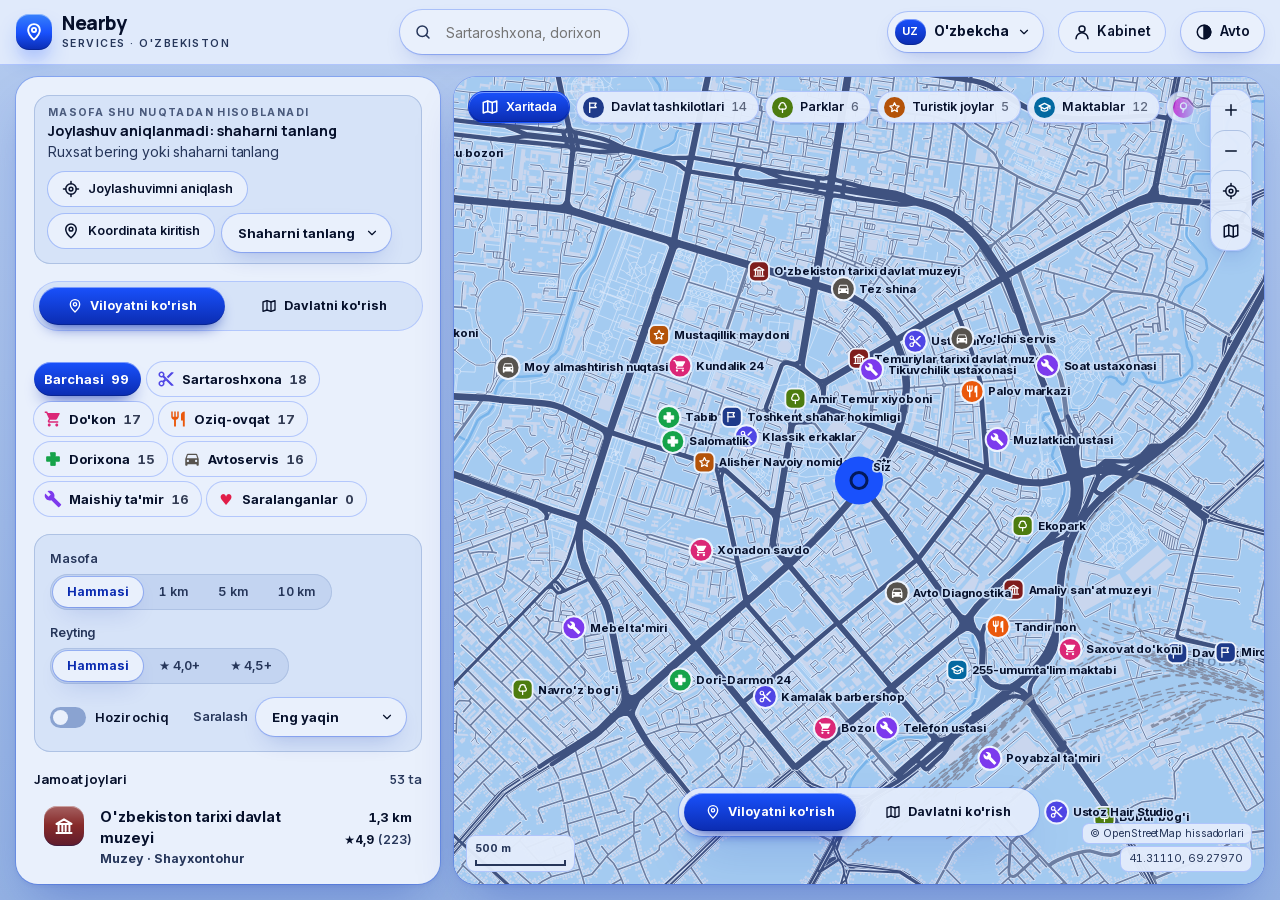
<file: index.html>
<!doctype html>
<html lang="uz">
<head>
<meta charset="utf-8">
<meta name="viewport" content="width=device-width, initial-scale=1, viewport-fit=cover">
<title>Nearby Services</title>
<meta name="description" content="Yaqin atrofdagi xizmatlar va jamoat joylari xaritasi: Toshkent va butun O'zbekiston bo'yicha 1211 ta xizmat. Toifa, masofa va reyting bo'yicha qidiring.">
<meta name="theme-color" content="#1951fc">
<meta name="color-scheme" content="light dark">
<meta property="og:type" content="website">
<meta property="og:title" content="Nearby Services">
<meta property="og:description" content="Yaqin atrofdagi xizmatlar va jamoat joylari bitta xaritada.">
<meta name="twitter:card" content="summary">
<link rel="icon" href="favicon.svg" type="image/svg+xml">
<link rel="manifest" href="manifest.webmanifest">
<style>:root{color-scheme:light;box-sizing:border-box;padding-top:env(safe-area-inset-top,0px);padding-bottom:env(safe-area-inset-bottom,0px)}html{scroll-padding-top:env(safe-area-inset-top,0px)}body{margin:0;padding:0;font:14px -apple-system,BlinkMacSystemFont,sans-serif;background:#fff;color:#000}img{max-width:100%}[hidden]:not([hidden=until-found i]){display:none!important}</style>
<link rel="preload" href="fonts/inter-latin-3.woff2" as="font" type="font/woff2" crossorigin>
<link rel="stylesheet" href="fonts/fonts.css">
<link rel="stylesheet" href="css/style.css?v=1.0.68">
</head>
<body>
<noscript><p style="padding:24px;font:16px system-ui">Bu sayt ishlashi uchun JavaScript yoqilgan bo'lishi kerak.</p></noscript>

<svg width="0" height="0" style="position:absolute" aria-hidden="true">
  <!-- Xizmat belgilari: to'ldirilgan siluetlar (Material Icons uslubida) — kichik o'lchamda ham real narsaga o'xshab tanilsin -->
  <symbol id="ic-barber" viewBox="0 0 24 24"><path fill="currentColor" stroke="none" d="M9.64 7.64c.23-.5.36-1.05.36-1.64 0-2.21-1.79-4-4-4S2 3.79 2 6s1.79 4 4 4c.59 0 1.14-.13 1.64-.36L10 12l-2.36 2.36C7.14 14.13 6.59 14 6 14c-2.21 0-4 1.79-4 4s1.79 4 4 4 4-1.79 4-4c0-.59-.13-1.14-.36-1.64L12 14l7 7h3v-1L9.64 7.64zM6 8c-1.1 0-2-.89-2-2s.9-2 2-2 2 .89 2 2-.9 2-2 2zm0 12c-1.1 0-2-.89-2-2s.9-2 2-2 2 .89 2 2-.9 2-2 2zm6-7.5c-.28 0-.5-.22-.5-.5s.22-.5.5-.5.5.22.5.5-.22.5-.5.5zM19 3l-6 6 2 2 7-7V3z"/></symbol>
  <symbol id="ic-shop" viewBox="0 0 24 24"><path fill="currentColor" stroke="none" d="M7 18c-1.1 0-1.99.9-1.99 2S5.9 22 7 22s2-.9 2-2-.9-2-2-2zM1 2v2h2l3.6 7.59-1.35 2.45c-.16.28-.25.61-.25.96 0 1.1.9 2 2 2h12v-2H7.42c-.14 0-.25-.11-.25-.25l.03-.12.9-1.63h7.45c.75 0 1.41-.41 1.75-1.03l3.58-6.49A1 1 0 0 0 20 4H5.21l-.94-2H1zm16 16c-1.1 0-1.99.9-1.99 2s.89 2 1.99 2 2-.9 2-2-.9-2-2-2z"/></symbol>
  <symbol id="ic-food" viewBox="0 0 24 24"><path fill="currentColor" stroke="none" d="M11 9H9V2H7v7H5V2H3v7c0 2.12 1.66 3.84 3.75 3.97V22h2.5v-9.03C11.34 12.84 13 11.12 13 9V2h-2v7zm5-3v8h2.5v8H21V2c-2.76 0-5 2.24-5 4z"/></symbol>
  <symbol id="ic-pharm" viewBox="0 0 24 24"><path d="M9 3.5h6v5.5h5.5v6H15v5.5H9V15H3.5V9H9z" fill="currentColor" stroke-width="1.2" stroke-linejoin="round"/></symbol>
  <symbol id="ic-auto" viewBox="0 0 24 24"><path fill="currentColor" stroke="none" d="M18.92 6.01C18.72 5.42 18.16 5 17.5 5h-11c-.66 0-1.21.42-1.42 1.01L3 12v8c0 .55.45 1 1 1h1c.55 0 1-.45 1-1v-1h12v1c0 .55.45 1 1 1h1c.55 0 1-.45 1-1v-8l-2.08-5.99zM6.5 16c-.83 0-1.5-.67-1.5-1.5S5.67 13 6.5 13s1.5.67 1.5 1.5S7.33 16 6.5 16zm11 0c-.83 0-1.5-.67-1.5-1.5s.67-1.5 1.5-1.5 1.5.67 1.5 1.5-.67 1.5-1.5 1.5zM5 11l1.5-4.5h11L19 11H5z"/></symbol>
  <symbol id="ic-repair" viewBox="0 0 24 24"><path fill="currentColor" stroke="none" d="M22.7 19l-9.1-9.1c.9-2.3.4-5-1.5-6.9-2-2-5-2.4-7.4-1.3L9 6 6 9 1.6 4.7C.4 7.1.9 10.1 2.9 12.1c1.9 1.9 4.6 2.4 6.9 1.5l9.1 9.1c.4.4 1 .4 1.4 0l2.3-2.3c.5-.4.5-1.1.1-1.4z"/></symbol>
  <symbol id="ic-gov" viewBox="0 0 24 24"><path d="M5 21V3.5"/><path d="M5 4h12l-2.5 4L17 12H5"/></symbol>
  <symbol id="ic-museum" viewBox="0 0 24 24"><path d="M3 9.5 12 4l9 5.5z"/><path d="M5.5 10v8M10 10v8M14 10v8M18.5 10v8M3 20.5h18"/></symbol>
  <symbol id="ic-park" viewBox="0 0 24 24"><path d="M12 21v-6"/><path d="M12 3a5 5 0 0 0-5 5 4 4 0 0 0 .5 7h9a4 4 0 0 0 .5-7 5 5 0 0 0-5-5z"/></symbol>
  <symbol id="ic-tour" viewBox="0 0 24 24"><path d="m12 3.2 2.6 5.5 6 .8-4.4 4.1 1.1 5.9L12 16.6l-5.3 2.9 1.1-5.9-4.4-4.1 6-.8z"/></symbol>
  <symbol id="ic-school" viewBox="0 0 24 24"><path d="M2 9.5 12 4.5l10 5-10 5z"/><path d="M6 11.5v5c3.5 2.4 8.5 2.4 12 0v-5M22 9.5v5"/></symbol>
  <symbol id="ic-kinder" viewBox="0 0 24 24"><circle cx="12" cy="9" r="5.5"/><path d="M12 14.5 11 16.5h2l-1-2M12 16.5c0 2-1.8 2.7-1 4.5"/></symbol>
  <symbol id="ic-airport" viewBox="0 0 24 24"><path d="M21 15.5v-2l-8-5V4a1.5 1.5 0 0 0-3 0v4.5l-8 5v2l8-2.5v4.5l-2 1.5v1.5l3.5-1 3.5 1V19l-2-1.5V13z" transform="translate(.5 0)"/></symbol>
  <symbol id="ic-search" viewBox="0 0 24 24"><circle cx="11" cy="11" r="7"/><path d="m20 20-3.5-3.5"/></symbol>
  <symbol id="ic-pin" viewBox="0 0 24 24"><path d="M12 21s-7-6.1-7-11.5a7 7 0 0 1 14 0C19 14.9 12 21 12 21z"/><circle cx="12" cy="9.5" r="2.5"/></symbol>
  <symbol id="ic-locate" viewBox="0 0 24 24"><circle cx="12" cy="12" r="7"/><circle cx="12" cy="12" r="2.5"/><path d="M12 2v3M12 19v3M2 12h3M19 12h3"/></symbol>
  <symbol id="ic-plus" viewBox="0 0 24 24"><path d="M12 5v14M5 12h14"/></symbol>
  <symbol id="ic-minus" viewBox="0 0 24 24"><path d="M5 12h14"/></symbol>
  <symbol id="ic-back" viewBox="0 0 24 24"><path d="M15 18l-6-6 6-6"/></symbol>
  <symbol id="ic-phone" viewBox="0 0 24 24"><path d="M5 4h4l2 5-2.5 1.5a11 11 0 0 0 5 5L15 13l5 2v4a2 2 0 0 1-2 2A16 16 0 0 1 3 6a2 2 0 0 1 2-2"/></symbol>
  <symbol id="ic-copy" viewBox="0 0 24 24"><rect x="9" y="9" width="12" height="12" rx="2"/><path d="M5 15H4a1 1 0 0 1-1-1V4a1 1 0 0 1 1-1h10a1 1 0 0 1 1 1v1"/></symbol>
  <symbol id="ic-clock" viewBox="0 0 24 24"><circle cx="12" cy="12" r="9"/><path d="M12 7v5l3 2"/></symbol>
  <symbol id="ic-route" viewBox="0 0 24 24"><circle cx="6" cy="18" r="2.5"/><circle cx="18" cy="6" r="2.5"/><path d="M8.5 18H15a3 3 0 0 0 0-6H9a3 3 0 0 1 0-6h6.5"/></symbol>
  <symbol id="ic-star" viewBox="0 0 24 24"><path d="m12 3.2 2.6 5.5 6 .8-4.4 4.1 1.1 5.9L12 16.6l-5.3 2.9 1.1-5.9-4.4-4.1 6-.8z"/></symbol>
  <symbol id="ic-close" viewBox="0 0 24 24"><path d="M6 6l12 12M18 6 6 18"/></symbol>
  <symbol id="ic-map" viewBox="0 0 24 24"><path d="M9 4 3 6v14l6-2 6 2 6-2V4l-6 2z"/><path d="M9 4v14M15 6v14"/></symbol>
  <symbol id="ic-sun" viewBox="0 0 24 24"><circle cx="12" cy="12" r="4"/><path d="M12 2v2M12 20v2M4.9 4.9l1.4 1.4M17.7 17.7l1.4 1.4M2 12h2M20 12h2M4.9 19.1l1.4-1.4M17.7 6.3l1.4-1.4"/></symbol>
  <symbol id="ic-moon" viewBox="0 0 24 24"><path d="M20.5 14.5A8.5 8.5 0 1 1 9.5 3.5a7 7 0 0 0 11 11z"/></symbol>
  <symbol id="ic-theme-auto" viewBox="0 0 24 24"><circle cx="12" cy="12" r="9"/><path d="M12 3a9 9 0 0 1 0 18z" fill="currentColor"/></symbol>
  <symbol id="ic-building" viewBox="0 0 24 24"><rect x="5" y="3" width="14" height="18" rx="1"/><path d="M9 7h2M13 7h2M9 11h2M13 11h2M10 21v-4h4v4"/></symbol>
</svg>

<header class="top">
  <div class="brand">
    <span class="mk"><svg class="i"><use href="#ic-pin"/></svg></span>
    <span><b>Nearby</b><small>Services · O&#39;zbekiston</small></span>
  </div>
  <div class="search">
    <svg class="i"><use href="#ic-search"/></svg>
    <input id="q" type="search" autocomplete="off" placeholder="Sartaroshxona, dorixona, muzey yoki tuman nomi…" aria-label="Xizmat qidirish">
  </div>
  <span class="spacer"></span>
  <div class="lang" id="langBox">
    <button type="button" class="langbtn" id="langBtn" aria-haspopup="listbox" aria-expanded="false" aria-label="Til / Language"><span class="lc" id="langCode">UZ</span><span class="lname" id="langName">O'zbekcha</span><svg class="i" viewBox="0 0 24 24"><path d="M6 9l6 6 6-6"/></svg></button>
    <ul class="langmenu" id="langMenu" role="listbox" aria-label="Til / Language" hidden></ul>
    <select id="langSel" class="langsel" tabindex="-1" aria-hidden="true" aria-label="Til / Language"><option value="uz">O'zbekcha</option><option value="en">English</option><option value="ru">Русский</option><option value="fr">Français</option><option value="de">Deutsch</option></select>
  </div>
  <button class="btn" id="themeBtn" type="button" aria-label="Ko'rinish rejimi"></button>
</header>

<main class="app">
  <aside class="panel" id="panel">
    <section class="view" id="viewList">
      <div id="originBar"></div>
      <div class="scope sw" id="panelScope" data-pos="0" role="group" aria-label="Ko'rinish hududi">
      <i class="sthumb" aria-hidden="true"></i>
      <button type="button" data-act="scope-local" aria-pressed="true"><svg class="i"><use href="#ic-pin"/></svg><span class="sl"><b>Viloyatni ko'rish</b></span></button>
      <button type="button" data-act="scope-country" aria-pressed="false"><svg class="i"><use href="#ic-map"/></svg><span class="sl"><b>Davlatni ko'rish</b></span></button></div>
      <div id="regionBar"></div>
      <div class="cats" id="cats" aria-label="Xizmat turlari"></div>
      <div class="filters">
        <div class="fstack"><span class="flabel">Masofa</span>
          <div class="seg" id="segRadius">
            <button data-v="0" aria-pressed="true">Hammasi</button><button data-v="1" aria-pressed="false">1 km</button><button data-v="5" aria-pressed="false">5 km</button><button data-v="10" aria-pressed="false">10 km</button>
          </div></div>
        <div class="fstack"><span class="flabel">Reyting</span>
          <div class="seg" id="segRating">
            <button data-v="0" aria-pressed="true">Hammasi</button><button data-v="4" aria-pressed="false">★ 4,0+</button><button data-v="4.5" aria-pressed="false">★ 4,5+</button>
          </div></div>
        <div class="frow">
          <label class="switch"><input type="checkbox" id="openNow"> Hozir ochiq</label>
          <label class="selwrap" for="sort">Saralash
            <select id="sort" class="csel"><option value="dist">Eng yaqin</option><option value="rating">Reytingi yuqori</option><option value="reviews">Ko'p sharhlangan</option></select>
          </label>
        </div>
      </div>
      <div id="placeHits"></div>
      <div class="rhead" aria-live="polite"><b id="rcount">—</b><span id="rsub"></span></div>
      <ul class="results" id="results"></ul>
      <p class="note">Bu interaktiv prototip: xizmatlar, telefon raqamlar va sharhlar namunaviy. Xarita ma'lumoti OpenStreetMap'dan: shahar ko'chalari haqiqiy, ko'p joylarda binolar ko'chalar bo'ylab o'zimiz joylashtirilgan. Xaritaning istalgan joyini bosing — o'sha nuqta haqida ma'lumot chiqadi.</p>
    </section>
    <section class="view" id="viewDetail" hidden></section>
  </aside>

  <section class="mapwrap" id="mapwrap">
    <svg id="mapBase" aria-hidden="true">
      <defs id="mapDefs"></defs>
      <g id="gBase"></g>
      <g id="gRoadLabels" class="roadlbls"></g>
    </svg>
    <canvas id="mapReal" aria-hidden="true"></canvas>
    <svg id="map" role="img" aria-label="O'zbekiston xaritasi: Toshkent markazi OpenStreetMap ma'lumotlari bilan, xizmatlar va jamoat joylari">
      <g id="gDistricts"></g>
      <g id="gRadius"></g>
      <g id="gRoute"></g>
      <g id="gPlaces"></g>
      <g id="gServices"></g>
      <g id="gCountry"></g>
      <g id="gUser"></g>
      <g id="gMark"></g>
    </svg>
    <div class="layers" id="layers" aria-label="Xarita qatlamlari"></div>
    <div class="zoom">
      <button data-act="zoom-in" aria-label="Yaqinlashtirish"><svg class="i"><use href="#ic-plus"/></svg></button>
      <button data-act="zoom-out" aria-label="Uzoqlashtirish"><svg class="i"><use href="#ic-minus"/></svg></button>
      <button data-act="locate" aria-label="Mening joylashuvim"><svg class="i"><use href="#ic-locate"/></svg></button>
      <button data-act="country" aria-label="Butun O'zbekiston" title="Butun O'zbekiston"><svg class="i"><use href="#ic-map"/></svg></button>
    </div>
    <div class="regpick" id="regPick" hidden></div>
    <div class="scope sw mapscope" id="mapScope" data-pos="0" role="group" aria-label="Ko'rinish hududi">
      <i class="sthumb" aria-hidden="true"></i>
      <button type="button" data-act="scope-local" aria-pressed="true"><svg class="i"><use href="#ic-pin"/></svg><span class="sl"><b>Viloyatni ko'rish</b></span></button>
      <button type="button" data-act="scope-country" aria-pressed="false"><svg class="i"><use href="#ic-map"/></svg><span class="sl"><b>Davlatni ko'rish</b></span></button></div>
    <div class="scalebar" id="scalebar"><span id="scaleTxt">1 km</span><i id="scaleBar" style="width:80px"></i></div>
    <div class="osmattr" id="osmattr" hidden>© OpenStreetMap hissadorlari</div>
    <div class="coordtip" id="coordtip">41.31110, 69.27970</div>
  </section>
</main>

<div class="toast" id="toast" role="status" aria-live="polite" hidden></div>

<script src="js/guard.js?v=1.0.68"></script>
<script src="js/data/osm.js?v=1.0.1"></script>
<script src="js/data/reg/index.js?v=2"></script>
<script src="js/data/i18n.js?v=1.0.1"></script>
<script src="js/data/bounds.js?v=1.0.1"></script>
<script src="js/app.js?v=1.0.68"></script>
<script src="js/lightbox.js?v=1.0.68"></script>
<script src="js/photos-loader.js?v=1.0.6"></script>
<script src="js/pwa.js?v=1.0.68"></script>
</body></html>
</file>
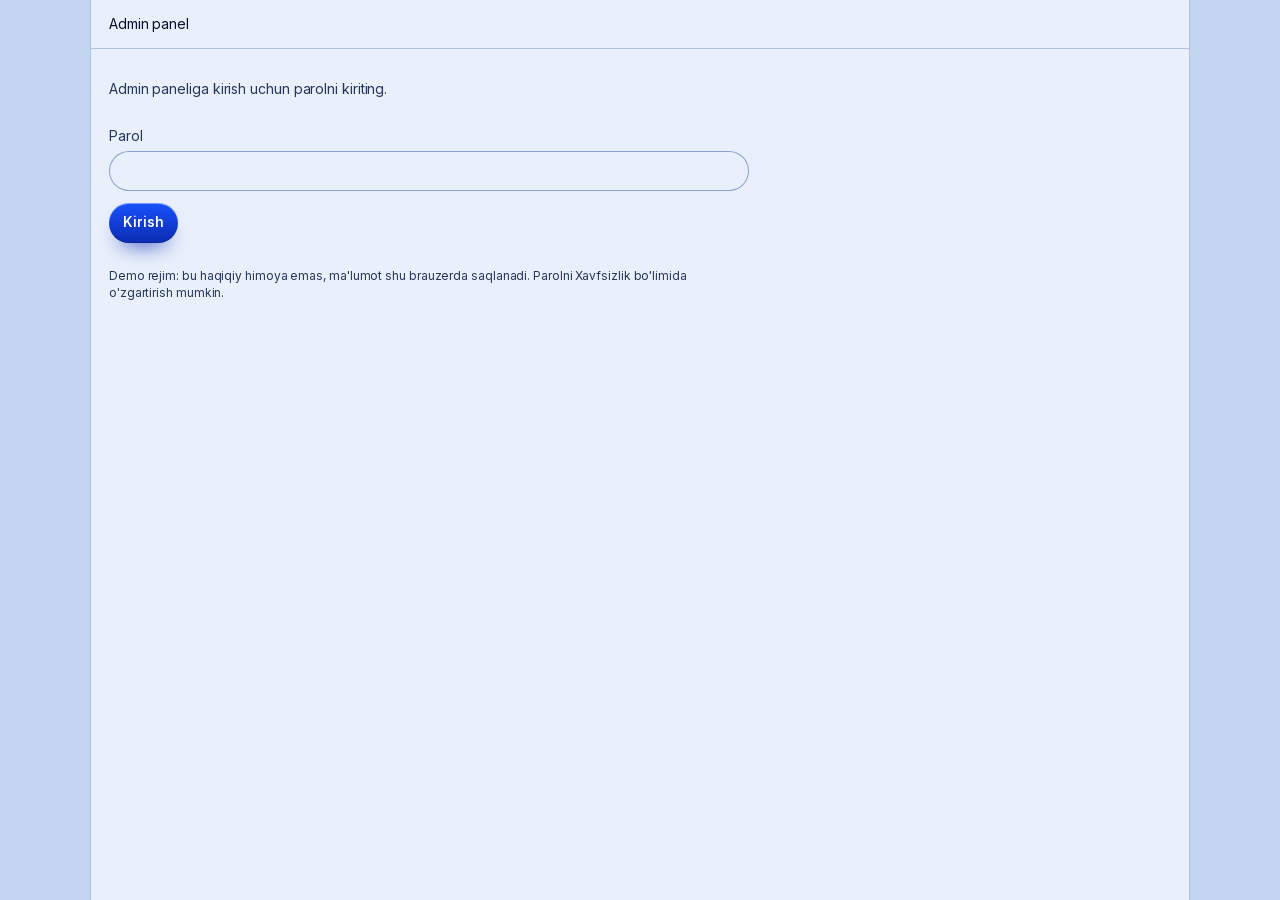
<file: admin.html>
<!doctype html>
<html lang="uz">
<head>
<meta charset="utf-8">
<meta name="viewport" content="width=device-width, initial-scale=1, viewport-fit=cover">
<title>Nearby Admin</title>
<meta name="robots" content="noindex"><meta name="description" content="Yaqin atrofdagi xizmatlar va jamoat joylari xaritasi: Toshkent va butun O'zbekiston bo'yicha 1211 ta xizmat. Toifa, masofa va reyting bo'yicha qidiring.">
<meta name="theme-color" content="#1951fc">
<meta name="color-scheme" content="light dark">
<meta property="og:type" content="website">
<meta property="og:title" content="Nearby Services">
<meta property="og:description" content="Yaqin atrofdagi xizmatlar va jamoat joylari bitta xaritada.">
<meta name="twitter:card" content="summary">
<link rel="icon" href="favicon.svg" type="image/svg+xml">
<link rel="manifest" href="manifest.webmanifest">
<style>:root{color-scheme:light;box-sizing:border-box;padding-top:env(safe-area-inset-top,0px);padding-bottom:env(safe-area-inset-bottom,0px)}html{scroll-padding-top:env(safe-area-inset-top,0px)}body{margin:0;padding:0;font:14px -apple-system,BlinkMacSystemFont,sans-serif;background:#fff;color:#000}img{max-width:100%}[hidden]:not([hidden=until-found i]){display:none!important}</style>
<link rel="preload" href="fonts/inter-latin-3.woff2" as="font" type="font/woff2" crossorigin>
<link rel="stylesheet" href="fonts/fonts.css">
<link rel="stylesheet" href="css/style.css?v=1.0.68">
</head>
<body>
<noscript><p style="padding:24px;font:16px system-ui">Bu sayt ishlashi uchun JavaScript yoqilgan bo'lishi kerak.</p></noscript>

<svg width="0" height="0" style="position:absolute" aria-hidden="true">
  <!-- Xizmat belgilari: to'ldirilgan siluetlar (Material Icons uslubida) — kichik o'lchamda ham real narsaga o'xshab tanilsin -->
  <symbol id="ic-barber" viewBox="0 0 24 24"><path fill="currentColor" stroke="none" d="M9.64 7.64c.23-.5.36-1.05.36-1.64 0-2.21-1.79-4-4-4S2 3.79 2 6s1.79 4 4 4c.59 0 1.14-.13 1.64-.36L10 12l-2.36 2.36C7.14 14.13 6.59 14 6 14c-2.21 0-4 1.79-4 4s1.79 4 4 4 4-1.79 4-4c0-.59-.13-1.14-.36-1.64L12 14l7 7h3v-1L9.64 7.64zM6 8c-1.1 0-2-.89-2-2s.9-2 2-2 2 .89 2 2-.9 2-2 2zm0 12c-1.1 0-2-.89-2-2s.9-2 2-2 2 .89 2 2-.9 2-2 2zm6-7.5c-.28 0-.5-.22-.5-.5s.22-.5.5-.5.5.22.5.5-.22.5-.5.5zM19 3l-6 6 2 2 7-7V3z"/></symbol>
  <symbol id="ic-shop" viewBox="0 0 24 24"><path fill="currentColor" stroke="none" d="M7 18c-1.1 0-1.99.9-1.99 2S5.9 22 7 22s2-.9 2-2-.9-2-2-2zM1 2v2h2l3.6 7.59-1.35 2.45c-.16.28-.25.61-.25.96 0 1.1.9 2 2 2h12v-2H7.42c-.14 0-.25-.11-.25-.25l.03-.12.9-1.63h7.45c.75 0 1.41-.41 1.75-1.03l3.58-6.49A1 1 0 0 0 20 4H5.21l-.94-2H1zm16 16c-1.1 0-1.99.9-1.99 2s.89 2 1.99 2 2-.9 2-2-.9-2-2-2z"/></symbol>
  <symbol id="ic-food" viewBox="0 0 24 24"><path fill="currentColor" stroke="none" d="M11 9H9V2H7v7H5V2H3v7c0 2.12 1.66 3.84 3.75 3.97V22h2.5v-9.03C11.34 12.84 13 11.12 13 9V2h-2v7zm5-3v8h2.5v8H21V2c-2.76 0-5 2.24-5 4z"/></symbol>
  <symbol id="ic-pharm" viewBox="0 0 24 24"><path d="M9 3.5h6v5.5h5.5v6H15v5.5H9V15H3.5V9H9z" fill="currentColor" stroke-width="1.2" stroke-linejoin="round"/></symbol>
  <symbol id="ic-auto" viewBox="0 0 24 24"><path fill="currentColor" stroke="none" d="M18.92 6.01C18.72 5.42 18.16 5 17.5 5h-11c-.66 0-1.21.42-1.42 1.01L3 12v8c0 .55.45 1 1 1h1c.55 0 1-.45 1-1v-1h12v1c0 .55.45 1 1 1h1c.55 0 1-.45 1-1v-8l-2.08-5.99zM6.5 16c-.83 0-1.5-.67-1.5-1.5S5.67 13 6.5 13s1.5.67 1.5 1.5S7.33 16 6.5 16zm11 0c-.83 0-1.5-.67-1.5-1.5s.67-1.5 1.5-1.5 1.5.67 1.5 1.5-.67 1.5-1.5 1.5zM5 11l1.5-4.5h11L19 11H5z"/></symbol>
  <symbol id="ic-repair" viewBox="0 0 24 24"><path fill="currentColor" stroke="none" d="M22.7 19l-9.1-9.1c.9-2.3.4-5-1.5-6.9-2-2-5-2.4-7.4-1.3L9 6 6 9 1.6 4.7C.4 7.1.9 10.1 2.9 12.1c1.9 1.9 4.6 2.4 6.9 1.5l9.1 9.1c.4.4 1 .4 1.4 0l2.3-2.3c.5-.4.5-1.1.1-1.4z"/></symbol>
  <symbol id="ic-gov" viewBox="0 0 24 24"><path d="M5 21V3.5"/><path d="M5 4h12l-2.5 4L17 12H5"/></symbol>
  <symbol id="ic-museum" viewBox="0 0 24 24"><path d="M3 9.5 12 4l9 5.5z"/><path d="M5.5 10v8M10 10v8M14 10v8M18.5 10v8M3 20.5h18"/></symbol>
  <symbol id="ic-park" viewBox="0 0 24 24"><path d="M12 21v-6"/><path d="M12 3a5 5 0 0 0-5 5 4 4 0 0 0 .5 7h9a4 4 0 0 0 .5-7 5 5 0 0 0-5-5z"/></symbol>
  <symbol id="ic-tour" viewBox="0 0 24 24"><path d="m12 3.2 2.6 5.5 6 .8-4.4 4.1 1.1 5.9L12 16.6l-5.3 2.9 1.1-5.9-4.4-4.1 6-.8z"/></symbol>
  <symbol id="ic-school" viewBox="0 0 24 24"><path d="M2 9.5 12 4.5l10 5-10 5z"/><path d="M6 11.5v5c3.5 2.4 8.5 2.4 12 0v-5M22 9.5v5"/></symbol>
  <symbol id="ic-kinder" viewBox="0 0 24 24"><circle cx="12" cy="9" r="5.5"/><path d="M12 14.5 11 16.5h2l-1-2M12 16.5c0 2-1.8 2.7-1 4.5"/></symbol>
  <symbol id="ic-airport" viewBox="0 0 24 24"><path d="M21 15.5v-2l-8-5V4a1.5 1.5 0 0 0-3 0v4.5l-8 5v2l8-2.5v4.5l-2 1.5v1.5l3.5-1 3.5 1V19l-2-1.5V13z" transform="translate(.5 0)"/></symbol>
  <symbol id="ic-search" viewBox="0 0 24 24"><circle cx="11" cy="11" r="7"/><path d="m20 20-3.5-3.5"/></symbol>
  <symbol id="ic-pin" viewBox="0 0 24 24"><path d="M12 21s-7-6.1-7-11.5a7 7 0 0 1 14 0C19 14.9 12 21 12 21z"/><circle cx="12" cy="9.5" r="2.5"/></symbol>
  <symbol id="ic-locate" viewBox="0 0 24 24"><circle cx="12" cy="12" r="7"/><circle cx="12" cy="12" r="2.5"/><path d="M12 2v3M12 19v3M2 12h3M19 12h3"/></symbol>
  <symbol id="ic-plus" viewBox="0 0 24 24"><path d="M12 5v14M5 12h14"/></symbol>
  <symbol id="ic-minus" viewBox="0 0 24 24"><path d="M5 12h14"/></symbol>
  <symbol id="ic-back" viewBox="0 0 24 24"><path d="M15 18l-6-6 6-6"/></symbol>
  <symbol id="ic-phone" viewBox="0 0 24 24"><path d="M5 4h4l2 5-2.5 1.5a11 11 0 0 0 5 5L15 13l5 2v4a2 2 0 0 1-2 2A16 16 0 0 1 3 6a2 2 0 0 1 2-2"/></symbol>
  <symbol id="ic-copy" viewBox="0 0 24 24"><rect x="9" y="9" width="12" height="12" rx="2"/><path d="M5 15H4a1 1 0 0 1-1-1V4a1 1 0 0 1 1-1h10a1 1 0 0 1 1 1v1"/></symbol>
  <symbol id="ic-clock" viewBox="0 0 24 24"><circle cx="12" cy="12" r="9"/><path d="M12 7v5l3 2"/></symbol>
  <symbol id="ic-route" viewBox="0 0 24 24"><circle cx="6" cy="18" r="2.5"/><circle cx="18" cy="6" r="2.5"/><path d="M8.5 18H15a3 3 0 0 0 0-6H9a3 3 0 0 1 0-6h6.5"/></symbol>
  <symbol id="ic-star" viewBox="0 0 24 24"><path d="m12 3.2 2.6 5.5 6 .8-4.4 4.1 1.1 5.9L12 16.6l-5.3 2.9 1.1-5.9-4.4-4.1 6-.8z"/></symbol>
  <symbol id="ic-close" viewBox="0 0 24 24"><path d="M6 6l12 12M18 6 6 18"/></symbol>
  <symbol id="ic-map" viewBox="0 0 24 24"><path d="M9 4 3 6v14l6-2 6 2 6-2V4l-6 2z"/><path d="M9 4v14M15 6v14"/></symbol>
  <symbol id="ic-sun" viewBox="0 0 24 24"><circle cx="12" cy="12" r="4"/><path d="M12 2v2M12 20v2M4.9 4.9l1.4 1.4M17.7 17.7l1.4 1.4M2 12h2M20 12h2M4.9 19.1l1.4-1.4M17.7 6.3l1.4-1.4"/></symbol>
  <symbol id="ic-moon" viewBox="0 0 24 24"><path d="M20.5 14.5A8.5 8.5 0 1 1 9.5 3.5a7 7 0 0 0 11 11z"/></symbol>
  <symbol id="ic-theme-auto" viewBox="0 0 24 24"><circle cx="12" cy="12" r="9"/><path d="M12 3a9 9 0 0 1 0 18z" fill="currentColor"/></symbol>
  <symbol id="ic-building" viewBox="0 0 24 24"><rect x="5" y="3" width="14" height="18" rx="1"/><path d="M9 7h2M13 7h2M9 11h2M13 11h2M10 21v-4h4v4"/></symbol>
</svg>

<header class="top">
  <div class="brand">
    <span class="mk"><svg class="i"><use href="#ic-pin"/></svg></span>
    <span><b>Nearby</b><small>Services · O&#39;zbekiston</small></span>
  </div>
  <div class="search">
    <svg class="i"><use href="#ic-search"/></svg>
    <input id="q" type="search" autocomplete="off" placeholder="Sartaroshxona, dorixona, muzey yoki tuman nomi…" aria-label="Xizmat qidirish">
  </div>
  <span class="spacer"></span>
  <div class="lang" id="langBox">
    <button type="button" class="langbtn" id="langBtn" aria-haspopup="listbox" aria-expanded="false" aria-label="Til / Language"><span class="lc" id="langCode">UZ</span><span class="lname" id="langName">O'zbekcha</span><svg class="i" viewBox="0 0 24 24"><path d="M6 9l6 6 6-6"/></svg></button>
    <ul class="langmenu" id="langMenu" role="listbox" aria-label="Til / Language" hidden></ul>
    <select id="langSel" class="langsel" tabindex="-1" aria-hidden="true" aria-label="Til / Language"><option value="uz">O'zbekcha</option><option value="en">English</option><option value="ru">Русский</option><option value="fr">Français</option><option value="de">Deutsch</option></select>
  </div>
  <button class="btn" id="themeBtn" type="button" aria-label="Ko'rinish rejimi"></button>
</header>

<main class="app">
  <aside class="panel" id="panel">
    <section class="view" id="viewList">
      <div id="originBar"></div>
      <div class="scope sw" id="panelScope" data-pos="0" role="group" aria-label="Ko'rinish hududi">
      <i class="sthumb" aria-hidden="true"></i>
      <button type="button" data-act="scope-local" aria-pressed="true"><svg class="i"><use href="#ic-pin"/></svg><span class="sl"><b>Viloyatni ko'rish</b></span></button>
      <button type="button" data-act="scope-country" aria-pressed="false"><svg class="i"><use href="#ic-map"/></svg><span class="sl"><b>Davlatni ko'rish</b></span></button></div>
      <div id="regionBar"></div>
      <div class="cats" id="cats" aria-label="Xizmat turlari"></div>
      <div class="filters">
        <div class="fstack"><span class="flabel">Masofa</span>
          <div class="seg" id="segRadius">
            <button data-v="0" aria-pressed="true">Hammasi</button><button data-v="1" aria-pressed="false">1 km</button><button data-v="5" aria-pressed="false">5 km</button><button data-v="10" aria-pressed="false">10 km</button>
          </div></div>
        <div class="fstack"><span class="flabel">Reyting</span>
          <div class="seg" id="segRating">
            <button data-v="0" aria-pressed="true">Hammasi</button><button data-v="4" aria-pressed="false">★ 4,0+</button><button data-v="4.5" aria-pressed="false">★ 4,5+</button>
          </div></div>
        <div class="frow">
          <label class="switch"><input type="checkbox" id="openNow"> Hozir ochiq</label>
          <label class="selwrap" for="sort">Saralash
            <select id="sort" class="csel"><option value="dist">Eng yaqin</option><option value="rating">Reytingi yuqori</option><option value="reviews">Ko'p sharhlangan</option></select>
          </label>
        </div>
      </div>
      <div id="placeHits"></div>
      <div class="rhead" aria-live="polite"><b id="rcount">—</b><span id="rsub"></span></div>
      <ul class="results" id="results"></ul>
      <p class="note">Bu interaktiv prototip: xizmatlar, telefon raqamlar va sharhlar namunaviy. Xarita ma'lumoti OpenStreetMap'dan: shahar ko'chalari haqiqiy, ko'p joylarda binolar ko'chalar bo'ylab o'zimiz joylashtirilgan. Xaritaning istalgan joyini bosing — o'sha nuqta haqida ma'lumot chiqadi.</p>
    </section>
    <section class="view" id="viewDetail" hidden></section>
  </aside>

  <section class="mapwrap" id="mapwrap">
    <svg id="mapBase" aria-hidden="true">
      <defs id="mapDefs"></defs>
      <g id="gBase"></g>
      <g id="gRoadLabels" class="roadlbls"></g>
    </svg>
    <canvas id="mapReal" aria-hidden="true"></canvas>
    <svg id="map" role="img" aria-label="O'zbekiston xaritasi: Toshkent markazi OpenStreetMap ma'lumotlari bilan, xizmatlar va jamoat joylari">
      <g id="gDistricts"></g>
      <g id="gRadius"></g>
      <g id="gRoute"></g>
      <g id="gPlaces"></g>
      <g id="gServices"></g>
      <g id="gCountry"></g>
      <g id="gUser"></g>
      <g id="gMark"></g>
    </svg>
    <div class="layers" id="layers" aria-label="Xarita qatlamlari"></div>
    <div class="zoom">
      <button data-act="zoom-in" aria-label="Yaqinlashtirish"><svg class="i"><use href="#ic-plus"/></svg></button>
      <button data-act="zoom-out" aria-label="Uzoqlashtirish"><svg class="i"><use href="#ic-minus"/></svg></button>
      <button data-act="locate" aria-label="Mening joylashuvim"><svg class="i"><use href="#ic-locate"/></svg></button>
      <button data-act="country" aria-label="Butun O'zbekiston" title="Butun O'zbekiston"><svg class="i"><use href="#ic-map"/></svg></button>
    </div>
    <div class="regpick" id="regPick" hidden></div>
    <div class="scope sw mapscope" id="mapScope" data-pos="0" role="group" aria-label="Ko'rinish hududi">
      <i class="sthumb" aria-hidden="true"></i>
      <button type="button" data-act="scope-local" aria-pressed="true"><svg class="i"><use href="#ic-pin"/></svg><span class="sl"><b>Viloyatni ko'rish</b></span></button>
      <button type="button" data-act="scope-country" aria-pressed="false"><svg class="i"><use href="#ic-map"/></svg><span class="sl"><b>Davlatni ko'rish</b></span></button></div>
    <div class="scalebar" id="scalebar"><span id="scaleTxt">1 km</span><i id="scaleBar" style="width:80px"></i></div>
    <div class="osmattr" id="osmattr" hidden>© OpenStreetMap hissadorlari</div>
    <div class="coordtip" id="coordtip">41.31110, 69.27970</div>
  </section>
</main>

<div class="toast" id="toast" role="status" aria-live="polite" hidden></div>

<script src="js/admin-flag.js"></script>
<script src="js/guard.js?v=1.0.68"></script>
<script src="js/data/osm.js?v=1.0.1"></script>
<script src="js/data/reg/index.js?v=2"></script>
<script src="js/data/i18n.js?v=1.0.1"></script>
<script src="js/data/bounds.js?v=1.0.1"></script>
<script src="js/app.js?v=1.0.68"></script>
<script src="js/lightbox.js?v=1.0.68"></script>
<script src="js/photos-loader.js?v=1.0.6"></script>
<script src="js/pwa.js?v=1.0.68"></script>
</body></html>
</file>
<file: fonts/fonts.css>
/* Shriftlar (Inter, Manrope), SIL Open Font License. O'z serveringizdan beriladi. */
/* cyrillic-ext */
@font-face {
  font-family: 'Inter';
  font-style: normal;
  font-weight: 400;
  font-display: swap;
  src: url(inter-cyrillic-ext-0.woff2) format('woff2');
  unicode-range: U+0460-052F, U+1C80-1C8A, U+20B4, U+2DE0-2DFF, U+A640-A69F, U+FE2E-FE2F;
}
/* cyrillic */
@font-face {
  font-family: 'Inter';
  font-style: normal;
  font-weight: 400;
  font-display: swap;
  src: url(inter-cyrillic-1.woff2) format('woff2');
  unicode-range: U+0301, U+0400-045F, U+0490-0491, U+04B0-04B1, U+2116;
}
/* latin-ext */
@font-face {
  font-family: 'Inter';
  font-style: normal;
  font-weight: 400;
  font-display: swap;
  src: url(inter-latin-ext-2.woff2) format('woff2');
  unicode-range: U+0100-02BA, U+02BD-02C5, U+02C7-02CC, U+02CE-02D7, U+02DD-02FF, U+0304, U+0308, U+0329, U+1D00-1DBF, U+1E00-1E9F, U+1EF2-1EFF, U+2020, U+20A0-20AB, U+20AD-20C4, U+2113, U+2C60-2C7F, U+A720-A7FF;
}
/* latin */
@font-face {
  font-family: 'Inter';
  font-style: normal;
  font-weight: 400;
  font-display: swap;
  src: url(inter-latin-3.woff2) format('woff2');
  unicode-range: U+0000-00FF, U+0131, U+0152-0153, U+02BB-02BC, U+02C6, U+02DA, U+02DC, U+0304, U+0308, U+0329, U+2000-206F, U+20AC, U+2122, U+2191, U+2193, U+2212, U+2215, U+FEFF, U+FFFD;
}
/* cyrillic-ext */
@font-face {
  font-family: 'Inter';
  font-style: normal;
  font-weight: 500;
  font-display: swap;
  src: url(inter-cyrillic-ext-0.woff2) format('woff2');
  unicode-range: U+0460-052F, U+1C80-1C8A, U+20B4, U+2DE0-2DFF, U+A640-A69F, U+FE2E-FE2F;
}
/* cyrillic */
@font-face {
  font-family: 'Inter';
  font-style: normal;
  font-weight: 500;
  font-display: swap;
  src: url(inter-cyrillic-1.woff2) format('woff2');
  unicode-range: U+0301, U+0400-045F, U+0490-0491, U+04B0-04B1, U+2116;
}
/* latin-ext */
@font-face {
  font-family: 'Inter';
  font-style: normal;
  font-weight: 500;
  font-display: swap;
  src: url(inter-latin-ext-2.woff2) format('woff2');
  unicode-range: U+0100-02BA, U+02BD-02C5, U+02C7-02CC, U+02CE-02D7, U+02DD-02FF, U+0304, U+0308, U+0329, U+1D00-1DBF, U+1E00-1E9F, U+1EF2-1EFF, U+2020, U+20A0-20AB, U+20AD-20C4, U+2113, U+2C60-2C7F, U+A720-A7FF;
}
/* latin */
@font-face {
  font-family: 'Inter';
  font-style: normal;
  font-weight: 500;
  font-display: swap;
  src: url(inter-latin-3.woff2) format('woff2');
  unicode-range: U+0000-00FF, U+0131, U+0152-0153, U+02BB-02BC, U+02C6, U+02DA, U+02DC, U+0304, U+0308, U+0329, U+2000-206F, U+20AC, U+2122, U+2191, U+2193, U+2212, U+2215, U+FEFF, U+FFFD;
}
/* cyrillic-ext */
@font-face {
  font-family: 'Inter';
  font-style: normal;
  font-weight: 600;
  font-display: swap;
  src: url(inter-cyrillic-ext-0.woff2) format('woff2');
  unicode-range: U+0460-052F, U+1C80-1C8A, U+20B4, U+2DE0-2DFF, U+A640-A69F, U+FE2E-FE2F;
}
/* cyrillic */
@font-face {
  font-family: 'Inter';
  font-style: normal;
  font-weight: 600;
  font-display: swap;
  src: url(inter-cyrillic-1.woff2) format('woff2');
  unicode-range: U+0301, U+0400-045F, U+0490-0491, U+04B0-04B1, U+2116;
}
/* latin-ext */
@font-face {
  font-family: 'Inter';
  font-style: normal;
  font-weight: 600;
  font-display: swap;
  src: url(inter-latin-ext-2.woff2) format('woff2');
  unicode-range: U+0100-02BA, U+02BD-02C5, U+02C7-02CC, U+02CE-02D7, U+02DD-02FF, U+0304, U+0308, U+0329, U+1D00-1DBF, U+1E00-1E9F, U+1EF2-1EFF, U+2020, U+20A0-20AB, U+20AD-20C4, U+2113, U+2C60-2C7F, U+A720-A7FF;
}
/* latin */
@font-face {
  font-family: 'Inter';
  font-style: normal;
  font-weight: 600;
  font-display: swap;
  src: url(inter-latin-3.woff2) format('woff2');
  unicode-range: U+0000-00FF, U+0131, U+0152-0153, U+02BB-02BC, U+02C6, U+02DA, U+02DC, U+0304, U+0308, U+0329, U+2000-206F, U+20AC, U+2122, U+2191, U+2193, U+2212, U+2215, U+FEFF, U+FFFD;
}
/* cyrillic-ext */
@font-face {
  font-family: 'Inter';
  font-style: normal;
  font-weight: 700;
  font-display: swap;
  src: url(inter-cyrillic-ext-0.woff2) format('woff2');
  unicode-range: U+0460-052F, U+1C80-1C8A, U+20B4, U+2DE0-2DFF, U+A640-A69F, U+FE2E-FE2F;
}
/* cyrillic */
@font-face {
  font-family: 'Inter';
  font-style: normal;
  font-weight: 700;
  font-display: swap;
  src: url(inter-cyrillic-1.woff2) format('woff2');
  unicode-range: U+0301, U+0400-045F, U+0490-0491, U+04B0-04B1, U+2116;
}
/* latin-ext */
@font-face {
  font-family: 'Inter';
  font-style: normal;
  font-weight: 700;
  font-display: swap;
  src: url(inter-latin-ext-2.woff2) format('woff2');
  unicode-range: U+0100-02BA, U+02BD-02C5, U+02C7-02CC, U+02CE-02D7, U+02DD-02FF, U+0304, U+0308, U+0329, U+1D00-1DBF, U+1E00-1E9F, U+1EF2-1EFF, U+2020, U+20A0-20AB, U+20AD-20C4, U+2113, U+2C60-2C7F, U+A720-A7FF;
}
/* latin */
@font-face {
  font-family: 'Inter';
  font-style: normal;
  font-weight: 700;
  font-display: swap;
  src: url(inter-latin-3.woff2) format('woff2');
  unicode-range: U+0000-00FF, U+0131, U+0152-0153, U+02BB-02BC, U+02C6, U+02DA, U+02DC, U+0304, U+0308, U+0329, U+2000-206F, U+20AC, U+2122, U+2191, U+2193, U+2212, U+2215, U+FEFF, U+FFFD;
}
/* cyrillic-ext */
@font-face {
  font-family: 'Manrope';
  font-style: normal;
  font-weight: 600;
  font-display: swap;
  src: url(manrope-cyrillic-ext-4.woff2) format('woff2');
  unicode-range: U+0460-052F, U+1C80-1C8A, U+20B4, U+2DE0-2DFF, U+A640-A69F, U+FE2E-FE2F;
}
/* cyrillic */
@font-face {
  font-family: 'Manrope';
  font-style: normal;
  font-weight: 600;
  font-display: swap;
  src: url(manrope-cyrillic-5.woff2) format('woff2');
  unicode-range: U+0301, U+0400-045F, U+0490-0491, U+04B0-04B1, U+2116;
}
/* latin-ext */
@font-face {
  font-family: 'Manrope';
  font-style: normal;
  font-weight: 600;
  font-display: swap;
  src: url(manrope-latin-ext-6.woff2) format('woff2');
  unicode-range: U+0100-02BA, U+02BD-02C5, U+02C7-02CC, U+02CE-02D7, U+02DD-02FF, U+0304, U+0308, U+0329, U+1D00-1DBF, U+1E00-1E9F, U+1EF2-1EFF, U+2020, U+20A0-20AB, U+20AD-20C4, U+2113, U+2C60-2C7F, U+A720-A7FF;
}
/* latin */
@font-face {
  font-family: 'Manrope';
  font-style: normal;
  font-weight: 600;
  font-display: swap;
  src: url(manrope-latin-7.woff2) format('woff2');
  unicode-range: U+0000-00FF, U+0131, U+0152-0153, U+02BB-02BC, U+02C6, U+02DA, U+02DC, U+0304, U+0308, U+0329, U+2000-206F, U+20AC, U+2122, U+2191, U+2193, U+2212, U+2215, U+FEFF, U+FFFD;
}
/* cyrillic-ext */
@font-face {
  font-family: 'Manrope';
  font-style: normal;
  font-weight: 700;
  font-display: swap;
  src: url(manrope-cyrillic-ext-4.woff2) format('woff2');
  unicode-range: U+0460-052F, U+1C80-1C8A, U+20B4, U+2DE0-2DFF, U+A640-A69F, U+FE2E-FE2F;
}
/* cyrillic */
@font-face {
  font-family: 'Manrope';
  font-style: normal;
  font-weight: 700;
  font-display: swap;
  src: url(manrope-cyrillic-5.woff2) format('woff2');
  unicode-range: U+0301, U+0400-045F, U+0490-0491, U+04B0-04B1, U+2116;
}
/* latin-ext */
@font-face {
  font-family: 'Manrope';
  font-style: normal;
  font-weight: 700;
  font-display: swap;
  src: url(manrope-latin-ext-6.woff2) format('woff2');
  unicode-range: U+0100-02BA, U+02BD-02C5, U+02C7-02CC, U+02CE-02D7, U+02DD-02FF, U+0304, U+0308, U+0329, U+1D00-1DBF, U+1E00-1E9F, U+1EF2-1EFF, U+2020, U+20A0-20AB, U+20AD-20C4, U+2113, U+2C60-2C7F, U+A720-A7FF;
}
/* latin */
@font-face {
  font-family: 'Manrope';
  font-style: normal;
  font-weight: 700;
  font-display: swap;
  src: url(manrope-latin-7.woff2) format('woff2');
  unicode-range: U+0000-00FF, U+0131, U+0152-0153, U+02BB-02BC, U+02C6, U+02DA, U+02DC, U+0304, U+0308, U+0329, U+2000-206F, U+20AC, U+2122, U+2191, U+2193, U+2212, U+2215, U+FEFF, U+FFFD;
}
/* cyrillic-ext */
@font-face {
  font-family: 'Manrope';
  font-style: normal;
  font-weight: 800;
  font-display: swap;
  src: url(manrope-cyrillic-ext-4.woff2) format('woff2');
  unicode-range: U+0460-052F, U+1C80-1C8A, U+20B4, U+2DE0-2DFF, U+A640-A69F, U+FE2E-FE2F;
}
/* cyrillic */
@font-face {
  font-family: 'Manrope';
  font-style: normal;
  font-weight: 800;
  font-display: swap;
  src: url(manrope-cyrillic-5.woff2) format('woff2');
  unicode-range: U+0301, U+0400-045F, U+0490-0491, U+04B0-04B1, U+2116;
}
/* latin-ext */
@font-face {
  font-family: 'Manrope';
  font-style: normal;
  font-weight: 800;
  font-display: swap;
  src: url(manrope-latin-ext-6.woff2) format('woff2');
  unicode-range: U+0100-02BA, U+02BD-02C5, U+02C7-02CC, U+02CE-02D7, U+02DD-02FF, U+0304, U+0308, U+0329, U+1D00-1DBF, U+1E00-1E9F, U+1EF2-1EFF, U+2020, U+20A0-20AB, U+20AD-20C4, U+2113, U+2C60-2C7F, U+A720-A7FF;
}
/* latin */
@font-face {
  font-family: 'Manrope';
  font-style: normal;
  font-weight: 800;
  font-display: swap;
  src: url(manrope-latin-7.woff2) format('woff2');
  unicode-range: U+0000-00FF, U+0131, U+0152-0153, U+02BB-02BC, U+02C6, U+02DA, U+02DC, U+0304, U+0308, U+0329, U+2000-206F, U+20AC, U+2122, U+2191, U+2193, U+2212, U+2215, U+FEFF, U+FFFD;
}
</file>
<file: css/style.css>
/* Layout: ilova qobig'i — yuqorida qidiruv paneli, chapda filtr/natija/tafsilot paneli, o'ngda sxematik Toshkent xaritasi (telefonda xarita tepada, panel pastda) */
:root{
  --bg:#f4f4f4; --surface:#ffffff; --surface-2:#f6f7f9; --text:#0a1020; --muted:#4a5568; --faint:#7a8599;
  --border:#e5e5e5; --border-strong:#c9ccd3;
  --navy:#14213d; --accent:#1d6ef2; --accent-strong:#1556c4; --on-accent:#ffffff;
  --primary:#14213d; --primary-ink:#ffffff; --accent-soft:rgba(29,110,242,.12);
  --success:#166534; --success-soft:#dcf5e5; --danger:#be123c; --danger-soft:#ffe8ee; --warning:#92400e;
  --map-land:#eceef2; --map-minor:#ffffff; --map-water:#b4cde6; --map-road:#ffffff; --map-road-major:#cddffb;
  --map-road-edge:#d3d8e1; --map-park:#cfe4cb; --map-label:#6f7b90; --map-air:#dfe3ea; --pin-ring:#ffffff;
  --map-out:#d9dee7; --map-border:#7d889e; --region-op:.2;
  --map-bldg:#d7dbe3; --map-bldg-edge:#c2c8d3; --map-pitch:#bfe0c4;
  --scrim:rgba(10,16,32,.48);
  --shadow-sm:0 1px 2px rgba(15,27,45,.06);
  --shadow:0 1px 2px rgba(15,27,45,.05),0 6px 20px -6px rgba(15,27,45,.12);
  --shadow-lg:0 2px 4px rgba(15,27,45,.04),0 22px 48px -12px rgba(15,27,45,.28);
  --font:"Inter",system-ui,-apple-system,"Segoe UI",Roboto,sans-serif;
  --font-display:"Manrope","Inter",system-ui,sans-serif;
}
@media (prefers-color-scheme: dark){:root:not([data-theme="light"]){
  --bg:#03070f; --surface:#0b1426; --surface-2:#0f1b33; --text:#ffffff; --muted:#a9b2c3; --faint:#7d89a3;
  --border:#1d2d52; --border-strong:#2c4070;
  --primary:#2f6fe8; --primary-ink:#ffffff; --accent:#3a78ef; --accent-strong:#8ab4ff; --on-accent:#ffffff; --accent-soft:rgba(79,140,255,.18);
  --success:#4ade80; --success-soft:rgba(74,222,128,.14); --danger:#fb7185; --danger-soft:rgba(251,113,133,.14); --warning:#fbbf24;
  --map-land:#0c1730; --map-minor:#13224a; --map-water:#1c4270; --map-road:#2a3d68; --map-road-major:#22427a;
  --map-road-edge:#081022; --map-park:#123321; --map-label:#7584a2; --map-air:#16244a; --pin-ring:#e8ecf4;
  --map-out:#050b18; --map-border:#4f6390; --region-op:.26;
  --map-bldg:#26396e; --map-bldg-edge:#3a4f88; --map-pitch:#17402a;
  --scrim:rgba(0,0,0,.6);
  --shadow:0 1px 2px rgba(0,0,0,.3),0 8px 24px -8px rgba(0,0,0,.5);
  --shadow-lg:0 18px 40px -12px rgba(0,0,0,.7);
  color-scheme:dark;
}}
:root[data-theme="dark"]{
  --bg:#03070f; --surface:#0b1426; --surface-2:#0f1b33; --text:#ffffff; --muted:#a9b2c3; --faint:#7d89a3;
  --border:#1d2d52; --border-strong:#2c4070;
  --primary:#2f6fe8; --primary-ink:#ffffff; --accent:#3a78ef; --accent-strong:#8ab4ff; --on-accent:#ffffff; --accent-soft:rgba(79,140,255,.18);
  --success:#4ade80; --success-soft:rgba(74,222,128,.14); --danger:#fb7185; --danger-soft:rgba(251,113,133,.14); --warning:#fbbf24;
  --map-land:#0c1730; --map-minor:#13224a; --map-water:#1c4270; --map-road:#2a3d68; --map-road-major:#22427a;
  --map-road-edge:#081022; --map-park:#123321; --map-label:#7584a2; --map-air:#16244a; --pin-ring:#e8ecf4;
  --map-out:#050b18; --map-border:#4f6390; --region-op:.26;
  --map-bldg:#26396e; --map-bldg-edge:#3a4f88; --map-pitch:#17402a;
  --scrim:rgba(0,0,0,.6);
  --shadow:0 1px 2px rgba(0,0,0,.3),0 8px 24px -8px rgba(0,0,0,.5);
  --shadow-lg:0 18px 40px -12px rgba(0,0,0,.7);
  color-scheme:dark;
}

*{box-sizing:border-box}
[hidden]{display:none !important}
html,body{height:100%}
body{background:var(--bg);color:var(--text);font:14px/1.45 var(--font);display:flex;flex-direction:column;-webkit-font-smoothing:antialiased}
button,input,select,textarea{font:inherit;color:inherit}
:focus-visible{outline:2px solid var(--accent);outline-offset:2px}
h1,h2,h3{font-family:var(--font-display);text-wrap:balance;margin:0;letter-spacing:-.01em}
.muted{color:var(--muted);font-weight:400}
svg.i{width:18px;height:18px;flex:none;fill:none;stroke:currentColor;stroke-width:2;stroke-linecap:round;stroke-linejoin:round}

/* header */
.top{display:flex;align-items:center;gap:16px;padding-block:12px;padding-left:max(16px,env(safe-area-inset-left,0px));padding-right:max(16px,env(safe-area-inset-right,0px));background:var(--surface);border-bottom:1px solid var(--border);position:relative;z-index:3}
.brand{display:flex;align-items:center;gap:10px;white-space:nowrap;width:368px;flex:none}
.brand .mk{width:36px;height:36px;border-radius:11px;background:var(--accent);color:var(--on-accent);display:grid;place-items:center}
.brand .mk svg.i{width:20px;height:20px;stroke-width:2.4}
.brand b{font:800 19px/1 var(--font-display);letter-spacing:-.02em}
.brand small{display:block;font:600 10.5px/1 var(--font);letter-spacing:.14em;text-transform:uppercase;color:var(--muted);margin-top:4px}
.search{flex:1;max-width:620px;position:relative;min-width:0}
.search input{width:100%;height:44px;border-radius:12px;border:1px solid var(--border-strong);background:var(--surface-2);padding:0 14px 0 42px;outline:none}
.search input:focus{border-color:var(--accent);box-shadow:0 0 0 3px var(--accent-soft)}
.search svg.i{position:absolute;left:14px;top:50%;transform:translateY(-50%);color:var(--muted)}
.spacer{flex:1}
#themeBtn{gap:7px}
.langsel{height:40px;border-radius:11px;border:1px solid var(--border-strong);background:var(--surface);padding:0 8px;font-weight:600;font-size:13.5px;color:var(--text);cursor:pointer}
@media (max-width:520px){#themeBtn .tlabel{display:none}}

.btn{display:inline-flex;align-items:center;justify-content:center;gap:8px;height:40px;padding:0 14px;border-radius:11px;border:1px solid var(--border-strong);background:var(--surface);font-weight:600;font-size:13.5px;cursor:pointer;white-space:nowrap;text-decoration:none;transition:background .15s,border-color .15s}
.btn:hover{background:var(--surface-2)}
.btn-accent{background:var(--accent);border-color:var(--accent);color:var(--on-accent);font-weight:700}
.btn-accent:hover{background:var(--accent-strong);border-color:var(--accent-strong)}
.btn-primary{background:var(--primary);border-color:var(--primary);color:var(--primary-ink)}
.btn-primary:hover{background:var(--primary);opacity:.9}
.btn.sm{height:32px;padding:0 10px;font-size:12.5px;border-radius:9px}

/* app grid */
.app{flex:1;min-height:0;display:grid;grid-template-columns:400px minmax(0,1fr)}
.panel{overflow-y:auto;background:var(--surface);border-right:1px solid var(--border);padding-block:16px 24px;padding-left:max(16px,env(safe-area-inset-left,0px));padding-right:16px;min-width:0}
.view{display:flex;flex-direction:column;gap:16px}

/* category chips */
.eyebrow{font:700 10.5px/1.2 var(--font);letter-spacing:.13em;text-transform:uppercase;color:var(--faint);display:flex;gap:8px;align-items:center}
.cats{display:flex;flex-wrap:wrap;gap:6px}
.chip{height:34px;padding:0 12px 0 10px;border-radius:999px;border:1px solid var(--border-strong);background:var(--surface);font-weight:600;font-size:13px;display:inline-flex;align-items:center;gap:7px;cursor:pointer}
.chip:hover{border-color:var(--faint)}
.chip .dot{width:9px;height:9px;border-radius:50%}
.chip .n{font-variant-numeric:tabular-nums;opacity:.65;font-weight:500}
.chip[aria-pressed="true"]{background:var(--primary);color:var(--primary-ink);border-color:var(--primary)}

/* filters */
.filters{display:grid;gap:12px;padding:14px;border:1px solid var(--border);border-radius:14px;background:var(--surface-2)}
.frow{display:flex;align-items:center;justify-content:space-between;gap:10px;flex-wrap:wrap}
.fstack{display:flex;flex-direction:column;align-items:flex-start;gap:6px}
.flabel{font-size:12.5px;color:var(--muted);font-weight:600;min-width:62px}
.seg{display:inline-flex;background:var(--bg);border:1px solid var(--border);border-radius:10px;padding:3px;gap:2px;flex-wrap:wrap}
.seg button{border:0;background:transparent;height:30px;padding:0 11px;border-radius:7px;font-weight:600;font-size:12.5px;color:var(--muted);cursor:pointer;font-variant-numeric:tabular-nums}
.seg button[aria-pressed="true"]{background:var(--surface);color:var(--text);box-shadow:var(--shadow-sm),0 0 0 1px var(--border)}
.switch{display:inline-flex;align-items:center;gap:9px;font-weight:600;font-size:13px;cursor:pointer}
.switch input{appearance:none;width:36px;height:21px;border-radius:999px;background:var(--border-strong);position:relative;cursor:pointer;margin:0;transition:background .15s}
.switch input::after{content:"";position:absolute;top:3px;left:3px;width:15px;height:15px;border-radius:50%;background:var(--surface);transition:transform .15s}
.switch input:checked{background:var(--success)}
.switch input:checked::after{transform:translateX(15px)}
.selwrap{display:inline-flex;align-items:center;gap:8px;font-size:12.5px;color:var(--muted);font-weight:600}
select{height:32px;border-radius:9px;border:1px solid var(--border-strong);background:var(--surface);padding:0 8px;font-size:13px;font-weight:600}

/* results */
.rhead{display:flex;align-items:baseline;justify-content:space-between;gap:8px;flex-wrap:wrap}
.rhead b{font:700 16px var(--font-display)}
.rhead span{font-size:12.5px;color:var(--muted)}
.results{list-style:none;margin:0;padding:0;display:flex;flex-direction:column}
.results li+li{border-top:1px solid var(--border)}
.card{display:grid;grid-template-columns:40px minmax(0,1fr) auto;gap:12px;align-items:start;width:100%;text-align:left;padding:12px 8px;border-radius:12px;border:0;background:transparent;cursor:pointer}
.card:hover,.card.hl{background:var(--surface-2)}
.cicon{width:40px;height:40px;border-radius:50%;display:grid;place-items:center;color:#fff}
.cicon.sq{border-radius:11px}
.cbody{display:flex;flex-direction:column;gap:2px;min-width:0}
.cname{font-weight:650;font-size:14.5px;overflow-wrap:anywhere}
.cmeta{color:var(--muted);font-size:12.5px}
.cline{display:flex;gap:8px;align-items:center;flex-wrap:wrap;margin-top:3px;font-size:12.5px}
.dist{font-variant-numeric:tabular-nums;font-weight:700;font-size:12.5px;padding-top:2px;white-space:nowrap}
.rt{display:inline-flex;gap:4px;align-items:center;font-weight:650;font-variant-numeric:tabular-nums}
.star{color:var(--accent-strong)}
.pill{font-size:11.5px;padding:2px 8px;border-radius:999px;font-weight:650;white-space:nowrap}
.pill.open{background:var(--success-soft);color:var(--success)}
.pill.closed{background:var(--danger-soft);color:var(--danger)}
.pill.new{background:var(--accent-soft);color:var(--accent-strong)}
.empty{padding:22px 16px;text-align:center;border:1px dashed var(--border-strong);border-radius:14px;color:var(--muted);display:grid;gap:12px;justify-items:center}
.subhead{font:700 13px var(--font-display);margin-bottom:-6px;display:flex;justify-content:space-between}
.note{font-size:12px;color:var(--faint);line-height:1.5;border-top:1px solid var(--border);padding-top:14px;margin:0}

/* detail */
.back{align-self:flex-start;display:inline-flex;gap:6px;align-items:center;border:0;background:transparent;color:var(--muted);font-weight:600;font-size:13px;cursor:pointer;padding:4px 6px 4px 0}
.back:hover{color:var(--text)}
.dhead{display:grid;grid-template-columns:52px minmax(0,1fr);gap:14px;align-items:start}
.dicon{width:52px;height:52px;border-radius:50%;display:grid;place-items:center;color:#fff}
.dicon.sq{border-radius:14px}
.dicon svg.i{width:24px;height:24px}
.dtitle{display:flex;flex-direction:column;gap:5px;min-width:0}
.dtitle h2{font-size:22px;line-height:1.2;overflow-wrap:anywhere}
.actions{display:flex;gap:8px;flex-wrap:wrap}
.info{display:grid;margin:0;border-top:1px solid var(--border)}
.info>div{display:grid;grid-template-columns:116px minmax(0,1fr);gap:12px;padding:10px 0;border-bottom:1px solid var(--border);align-items:start}
.info dt{display:flex;gap:8px;align-items:center;color:var(--muted);font-size:12.5px;font-weight:600}
.info dt svg.i{width:16px;height:16px}
.info dd{margin:0;min-width:0;overflow-wrap:anywhere;display:flex;gap:8px;align-items:center;flex-wrap:wrap}
.mono{font-variant-numeric:tabular-nums;user-select:all;font-weight:600}
.desc{margin:0;color:var(--muted);max-width:62ch}
.sec{display:grid;gap:12px}
.sec h3{font-size:15px;display:flex;gap:8px;align-items:baseline}
.prices{list-style:none;margin:0;padding:0;display:grid}
.prices li{display:flex;justify-content:space-between;gap:12px;padding:8px 0;border-bottom:1px dotted var(--border-strong);font-size:13.5px}
.prices li b{font-variant-numeric:tabular-nums;white-space:nowrap}
.rsum{display:grid;grid-template-columns:auto minmax(0,1fr);gap:20px;align-items:center;padding:14px;border-radius:14px;background:var(--surface-2);border:1px solid var(--border)}
.rbig{display:grid;justify-items:center;gap:4px}
.rbig b{font:800 40px/1 var(--font-display);font-variant-numeric:tabular-nums}
.rbig small{color:var(--muted);font-size:12px}
.stars{color:var(--accent-strong);letter-spacing:1px;font-size:14px;white-space:nowrap}
.stars .off{color:var(--border-strong)}
.bars{display:grid;gap:5px}
.bar{display:grid;grid-template-columns:10px minmax(0,1fr) 36px;gap:8px;align-items:center;font-size:12px;color:var(--muted);font-variant-numeric:tabular-nums}
.bar i{display:block;height:6px;border-radius:3px;background:var(--border);position:relative;overflow:hidden}
.bar i b{position:absolute;left:0;top:0;bottom:0;background:var(--accent);border-radius:3px}
.revs{list-style:none;margin:0;padding:0;display:grid}
.rev{padding:12px 0;border-bottom:1px solid var(--border);display:grid;gap:5px}
.rv-h{display:flex;align-items:center;gap:8px;flex-wrap:wrap;font-size:13px}
.av{width:26px;height:26px;border-radius:50%;background:var(--accent-soft);color:var(--accent-strong);display:grid;place-items:center;font-weight:700;font-size:12px}
.rev p{margin:0;font-size:13.5px;max-width:62ch}
.revform{display:grid;gap:10px;padding:14px;border:1px solid var(--border);border-radius:14px}
.starpick{display:inline-flex;flex-direction:row-reverse;justify-content:flex-end;gap:2px}
.starpick input{position:absolute;opacity:0;width:1px;height:1px}
.starpick label{font-size:26px;line-height:1;color:var(--border-strong);cursor:pointer;padding:0 1px}
.starpick input:checked ~ label,.starpick label:hover,.starpick label:hover ~ label{color:var(--accent)}
.starpick input:focus-visible + label{outline:2px solid var(--accent);border-radius:4px}
.input{width:100%;min-height:40px;border-radius:10px;border:1px solid var(--border-strong);background:var(--surface);padding:9px 12px;outline:none}
.input:focus{border-color:var(--accent);box-shadow:0 0 0 3px var(--accent-soft)}
textarea.input{resize:vertical}
.err{font-style:normal;font-size:12px;color:var(--danger);min-height:0}
.err:empty{display:none}
.mini{list-style:none;margin:0;padding:0;display:grid}
.mini li+li{border-top:1px solid var(--border)}
.mini .card{padding:9px 6px;grid-template-columns:32px minmax(0,1fr) auto}
.mini .cicon{width:32px;height:32px}
.mini .cicon svg.i{width:16px;height:16px}

/* map */
.mapwrap{position:relative;min-width:0;overflow:hidden;background:var(--map-land)}
#mapBase,#mapReal{position:absolute;inset:0;width:100%;height:100%;display:block;pointer-events:none}
#map{position:absolute;inset:0;width:100%;height:100%;display:block;touch-action:none;cursor:grab;user-select:none;-webkit-user-select:none}
#map.drag{cursor:grabbing}
.land{fill:var(--map-land)}
.out{fill:var(--map-out)}
.uzb{fill:var(--map-land);stroke:var(--map-border);stroke-width:1.6;stroke-linejoin:round;vector-effect:non-scaling-stroke}
.city{cursor:pointer}
.city.capital{display:none}
.city .cdot{fill:var(--surface);stroke:var(--text);stroke-width:2}
.city.capital .cdot{fill:var(--accent);stroke:var(--pin-ring)}
.city text{font:650 12px var(--font);fill:var(--text);stroke:var(--map-land);stroke-width:3.5;paint-order:stroke;stroke-linejoin:round}
.city.capital text{font-weight:800}
.ctry{font:800 12px var(--font);letter-spacing:.28em;text-transform:uppercase;fill:var(--map-label);pointer-events:none;display:none}
.origin{display:grid;gap:10px;padding:12px 14px;border:1px solid var(--border);border-radius:14px;background:var(--surface-2)}
.origin .ot{display:flex;flex-direction:column;gap:2px;min-width:0}
.origin .ot b{font:700 14.5px/1.25 var(--font-display)}
.origin .oa{display:flex;gap:8px;flex-wrap:wrap}
.ocoord{display:flex;gap:8px;flex-wrap:wrap;align-items:center}
.ocoord .input{flex:1;min-width:150px;min-height:34px;padding:6px 10px}
.ocoord .err{flex-basis:100%}
.info dd .small{font-size:11.5px;font-weight:500}
.info dd,.info dd .muted,.info dd .mono,.info dd b{font-weight:700}
.info dd .muted.small{font-weight:500}
.dsec{border:1px solid var(--border);border-radius:14px;overflow:hidden;background:var(--surface)}
.dsec>h3{display:flex;gap:8px;align-items:center;margin:0;padding:9px 14px;background:var(--surface-2);border-bottom:1px solid var(--border);font:700 11px var(--font);letter-spacing:.13em;text-transform:uppercase;color:var(--faint)}
.dsec>h3 svg.i{width:15px;height:15px}
.dsec .info{border-top:0}
.dsec>h3 .note-t{text-transform:none;letter-spacing:0;font-weight:500;color:var(--muted);font-size:11.5px}
.pr-in{padding:4px 14px}
.dsec .prices li:last-child{border-bottom:0}
p.pr-in{padding:12px 14px}
.dsec-desc{margin:0;padding:12px 14px;max-width:none;color:var(--text);border-bottom:1px solid var(--border)}
.desc,.dsec-desc{font-weight:700;color:var(--text)}
.prices li span,.prices li b{font-weight:700}
.prices li span{color:var(--text)}
.dsec .muted:not(.small){font-weight:700}
.dsec .info>div{padding:11px 14px}
.dsec .info>div:last-child{border-bottom:0}
a.tel{color:var(--accent-strong);font-weight:700;text-decoration:underline;text-underline-offset:3px}
.sec>h3{padding-bottom:7px;border-bottom:1px solid var(--border)}
.route-car{fill:none;stroke:var(--accent);stroke-width:5;stroke-linecap:round;stroke-linejoin:round;vector-effect:non-scaling-stroke;opacity:.9}
.route-walk{fill:none;stroke:var(--text);stroke-width:3;stroke-dasharray:1 7;stroke-linecap:round;stroke-linejoin:round;vector-effect:non-scaling-stroke}
.acc{fill:var(--accent);fill-opacity:.1;stroke:var(--accent);stroke-width:1;vector-effect:non-scaling-stroke}
.rbanner{display:grid;grid-template-columns:10px minmax(0,1fr) auto;gap:12px;align-items:center;padding:12px 14px;border:1px solid var(--border);border-radius:14px;background:var(--surface-2)}
.rsw{width:10px;align-self:stretch;min-height:40px;border-radius:5px}
.rbt{display:flex;flex-direction:column;gap:2px;min-width:0}
.rbt b{font:700 16px/1.25 var(--font-display)}
.rbt .muted{font-size:12.5px}
#regionBar:empty{display:none}
.mapwrap[data-zoom="near"] .rfill,.mapwrap[data-zoom="mid"] .rfill,.mapwrap[data-zoom="near"] .tsfill,.mapwrap[data-zoom="mid"] .tsfill,.mapwrap[data-zoom="far"] .tsfill{display:none}
.rfill{opacity:var(--region-op)}
.rfill path{fill-rule:evenodd;stroke-width:1.2;stroke-linejoin:round;vector-effect:non-scaling-stroke}
.rborder{fill:none;stroke:var(--map-border);stroke-width:1.1;stroke-dasharray:5 4;stroke-linejoin:round;vector-effect:non-scaling-stroke}
.rsel{fill-rule:evenodd;fill:var(--accent);fill-opacity:.3;stroke:none}
.rlbl{font:750 10.5px var(--font);letter-spacing:.14em;text-transform:uppercase;fill:var(--muted);stroke:var(--map-land);stroke-width:3;paint-order:stroke;pointer-events:none;display:none}
.mapwrap[data-zoom="region"] .rlbl,.mapwrap[data-zoom="country"] .rlbl:not(.small){display:inline}
.mapwrap[data-zoom="region"] .city:not(.capital),.mapwrap[data-zoom="country"] .city{display:inline}
.city.town text{font-size:11px;font-weight:600}
.city.town .cdot{stroke-width:1.6}
.city.town.on .cdot{stroke:var(--accent)}
.city.hidelbl text{display:none}
.mapwrap[data-zoom="country"] .city.town text{font-size:10px}
.mapwrap[data-zoom="near"] .city{display:none}
.mapwrap[data-zoom="country"] .ctry{display:inline}
.mapwrap[data-zoom="region"] .dlbl,.mapwrap[data-zoom="country"] .dlbl,.mapwrap[data-zoom="country"]:not(.has-region) .pm,.mapwrap[data-zoom="country"] .user .lbl,.mapwrap[data-zoom="region"] .mk use,.mapwrap[data-zoom="country"] .mk use,.mapwrap[data-zoom="region"] .mk .lbl,.mapwrap[data-zoom="country"] .mk .lbl,.mapwrap[data-zoom="region"] .roadlbl,.mapwrap[data-zoom="country"] .roadlbl{display:none}
.minor{fill:none;stroke:var(--map-minor);stroke-width:1.5;vector-effect:non-scaling-stroke}
.park{fill:var(--map-park)}
.air{fill:var(--map-air)}
.runway{stroke:var(--map-road-edge);stroke-width:6;vector-effect:non-scaling-stroke;stroke-linecap:round}
.water{fill:none;stroke:var(--map-water);stroke-width:5;stroke-linecap:round;vector-effect:non-scaling-stroke}
.road-edge{fill:none;stroke:var(--map-road-edge);stroke-width:5.5;stroke-linecap:round;stroke-linejoin:round;vector-effect:non-scaling-stroke}
.road-edge.major{stroke-width:8}
.road{fill:none;stroke:var(--map-road);stroke-width:3.5;stroke-linecap:round;stroke-linejoin:round;vector-effect:non-scaling-stroke}
.road.major{stroke:var(--map-road-major);stroke-width:5.5}
.roadlbl{fill:var(--map-label);stroke:var(--map-land);paint-order:stroke;font-weight:600;font-family:var(--font);stroke-linejoin:round}
.dlbl{fill:var(--map-label);font:800 11px var(--font);letter-spacing:.18em;text-transform:uppercase;opacity:.8;pointer-events:none}
.mapwrap[data-zoom="far"] .roadlbl{display:none}
.mapwrap[data-zoom="near"] .dlbl{opacity:.45}
.mapwrap[data-zoom="far"] .mlbl{display:none}
.mlbl{font-size:10px;letter-spacing:.14em}
.results li.more{padding:12px 0;display:flex;justify-content:center}
.radius{fill:var(--accent);fill-opacity:.08;stroke:var(--accent-strong);stroke-width:2;stroke-dasharray:7 6;vector-effect:non-scaling-stroke}
.route{stroke:var(--primary);stroke-width:2.5;stroke-dasharray:1 7;stroke-linecap:round;vector-effect:non-scaling-stroke;fill:none}
.mk{cursor:pointer}
.mk .ring{stroke:var(--pin-ring);stroke-width:2}
.mk use{color:#fff;fill:none;stroke:currentColor;stroke-width:2.3;stroke-linecap:round;stroke-linejoin:round}
.mk .halo{fill:none;stroke:var(--accent);stroke-width:3.5;opacity:0}
.mk.sel .halo,.mk.hl .halo{opacity:1}
.mk .lbl{font:650 11.5px var(--font);fill:var(--text);stroke:var(--map-land);stroke-width:3.5;paint-order:stroke;stroke-linejoin:round;display:none;pointer-events:none}
.mapwrap[data-zoom="near"] .mk .lbl,.mk.sel .lbl,.mk.hl .lbl{display:block}
.pm .ring{stroke-width:1.8}
.user .dot{fill:var(--accent);stroke:var(--navy);stroke-width:3}
.user .pulse{fill:var(--accent);transform-box:fill-box;transform-origin:center;animation:pulse 2.4s ease-out infinite}
.user .lbl{font:700 11px var(--font);fill:var(--text);stroke:var(--map-land);stroke-width:3.5;paint-order:stroke}
@keyframes pulse{0%{transform:scale(.5);opacity:.5}100%{transform:scale(1.7);opacity:0}}
.markpin{fill:#be123c;stroke:var(--pin-ring);stroke-width:2}
.markpin-dot{fill:#fff}

.layers{position:absolute;top:12px;left:max(12px,env(safe-area-inset-left,0px));right:64px;display:flex;gap:6px;overflow-x:auto;scrollbar-width:none;padding:2px}
.layers::-webkit-scrollbar{display:none}
.layers{overscroll-behavior-x:contain;-webkit-mask-image:linear-gradient(90deg,#000 calc(100% - 32px),transparent);mask-image:linear-gradient(90deg,#000 calc(100% - 32px),transparent)}
.lchip{flex:none;display:inline-flex;align-items:center;gap:7px;height:32px;padding:0 11px 0 6px;border-radius:999px;background:var(--surface);border:1px solid var(--border);box-shadow:var(--shadow);font-size:12.5px;font-weight:600;white-space:nowrap;cursor:pointer}
.lchip .sq{width:21px;height:21px;border-radius:6px;display:grid;place-items:center;color:#fff}
.lchip .sq svg.i{width:13px;height:13px;stroke-width:2.4}
.lchip .n{opacity:.6;font-weight:500;font-variant-numeric:tabular-nums}
.lchip[aria-pressed="false"]{color:var(--faint);box-shadow:none}
.lchip[aria-pressed="false"] .sq{background:var(--border-strong) !important}
.lchip.lead{padding:0 12px;background:var(--primary);color:var(--primary-ink);border-color:var(--primary);cursor:default}
.zoom{position:absolute;top:12px;right:max(12px,env(safe-area-inset-right,0px));display:flex;flex-direction:column;background:var(--surface);border:1px solid var(--border);border-radius:12px;box-shadow:var(--shadow);overflow:hidden}
.zoom button{width:40px;height:40px;border:0;background:transparent;display:grid;place-items:center;cursor:pointer}
.zoom button+button{border-top:1px solid var(--border)}
.zoom button:hover{background:var(--surface-2)}
.scalebar{position:absolute;left:max(12px,env(safe-area-inset-left,0px));bottom:12px;display:flex;flex-direction:column;gap:3px;font-size:11px;font-weight:700;color:var(--muted);pointer-events:none;font-variant-numeric:tabular-nums}
.scalebar i{display:block;height:6px;border:2px solid var(--muted);border-top:0}
.osmattr{position:absolute;right:max(12px,env(safe-area-inset-right,0px));bottom:40px;font-size:10.5px;color:var(--muted);background:var(--surface);border:1px solid var(--border);border-radius:7px;padding:2px 7px;pointer-events:none}
.coordtip{position:absolute;right:max(12px,env(safe-area-inset-right,0px));bottom:12px;font-size:11px;color:var(--muted);background:var(--surface);border:1px solid var(--border);border-radius:8px;padding:4px 8px;font-variant-numeric:tabular-nums;pointer-events:none}
.toast{position:fixed;left:50%;bottom:calc(20px + env(safe-area-inset-bottom,0px));transform:translateX(-50%);z-index:30;background:var(--primary);color:var(--primary-ink);padding:10px 16px;border-radius:12px;font-weight:600;font-size:13.5px;box-shadow:var(--shadow-lg);max-width:calc(100% - 32px)}

@media (max-width:860px){
  html,body{height:auto}
  body{display:block}
  .top{flex-wrap:wrap;gap:10px 12px}
  .brand{width:auto}
  .search{order:3;flex-basis:100%;max-width:none}
  .app{display:flex;flex-direction:column}
  .mapwrap{order:-1;height:min(60vh,520px);min-height:340px}
  .panel{border-right:0;overflow:visible;padding-right:max(16px,env(safe-area-inset-right,0px))}
}
@media (max-width:520px){
  .info>div{grid-template-columns:1fr;gap:4px}
  .coordtip{display:none}
}
@media (prefers-reduced-motion:reduce){.user .pulse{animation:none;opacity:.25}*{transition:none !important}}

/* ===== zamonaviy ko'rinish: kartalar, shisha qatlamlar, yumshoq soyalar ===== */
:root{
  --r-xl:22px; --r-lg:16px; --r-md:12px;
  --glass:rgba(255,255,255,.94); --glass-brd:rgba(15,27,45,.08); --ring:0 0 0 1px rgba(15,27,45,.07);
  --sh-1:0 1px 2px rgba(15,27,45,.05),0 8px 22px -10px rgba(15,27,45,.16);
  --sh-2:0 2px 4px rgba(15,27,45,.04),0 22px 48px -16px rgba(15,27,45,.24);
  --page:linear-gradient(180deg,#f8f9fc 0%,#edf0f6 100%);
  --accent-grad:linear-gradient(135deg,var(--accent),color-mix(in srgb,var(--accent) 62%,#7db0ff));
}
@media (prefers-color-scheme: dark){:root:not([data-theme="light"]){
  --glass:rgba(11,20,38,.94); --glass-brd:rgba(255,255,255,.08); --ring:0 0 0 1px rgba(255,255,255,.07);
  --sh-1:0 1px 2px rgba(0,0,0,.4),0 10px 26px -12px rgba(0,0,0,.65);
  --sh-2:0 2px 4px rgba(0,0,0,.35),0 24px 52px -18px rgba(0,0,0,.8);
  --page:linear-gradient(180deg,#060c1a 0%,#02050c 100%);
}}
:root[data-theme="dark"]{
  --glass:rgba(11,20,38,.94); --glass-brd:rgba(255,255,255,.08); --ring:0 0 0 1px rgba(255,255,255,.07);
  --sh-1:0 1px 2px rgba(0,0,0,.4),0 10px 26px -12px rgba(0,0,0,.65);
  --sh-2:0 2px 4px rgba(0,0,0,.35),0 24px 52px -18px rgba(0,0,0,.8);
  --page:linear-gradient(180deg,#060c1a 0%,#02050c 100%);
}
body{background:var(--page);letter-spacing:-.006em}
h1,h2,h3{letter-spacing:-.02em}
.top{background:var(--glass);-webkit-backdrop-filter:blur(16px) saturate(1.5);backdrop-filter:blur(16px) saturate(1.5);border-bottom:1px solid var(--glass-brd);padding-block:10px}
.brand .mk{background:var(--accent-grad);border-radius:13px;box-shadow:0 8px 18px -8px var(--accent)}
.search input{border-radius:999px;border:0;background:var(--surface);box-shadow:var(--ring),var(--sh-1);padding-left:46px;transition:box-shadow .2s}
.search input:focus{box-shadow:0 0 0 2px var(--accent),var(--sh-1)}
.langsel,#themeBtn{border-radius:999px;border:0;background:var(--surface);box-shadow:var(--ring),var(--sh-1)}
.langsel{padding:0 12px}
.btn{border-radius:var(--r-md);border:0;background:var(--surface);box-shadow:var(--ring);transition:transform .15s,box-shadow .15s,background .15s}
.btn:hover{background:var(--surface-2);box-shadow:var(--ring),var(--sh-1)}
.btn:active{transform:translateY(1px)}
.btn-accent{background:var(--accent-grad);box-shadow:0 10px 20px -10px var(--accent)}
.btn-accent:hover{background:var(--accent-grad);box-shadow:0 12px 24px -10px var(--accent);filter:brightness(1.06)}
.btn-primary{box-shadow:0 10px 20px -12px var(--primary)}
.btn.sm{border-radius:10px}

/* asosiy joylashuv: ikki alohida karta */
.app{padding:12px max(16px,env(safe-area-inset-right,0px)) 16px max(16px,env(safe-area-inset-left,0px));gap:14px;grid-template-columns:424px minmax(0,1fr)}
.panel{border:0;border-radius:var(--r-xl);box-shadow:var(--sh-2),var(--ring);padding:18px}
.mapwrap{border-radius:var(--r-xl);box-shadow:var(--sh-2),var(--ring)}
.view{gap:18px}
#viewDetail:not([hidden]),#viewList:not([hidden]){animation:vin .28s cubic-bezier(.2,.7,.2,1)}
@keyframes vin{from{opacity:0;transform:translateY(8px)}to{opacity:1;transform:none}}

/* toifa va filtrlar */
.chip{border:0;box-shadow:var(--ring);background:var(--surface);transition:transform .15s,box-shadow .15s}
.chip:hover{box-shadow:var(--ring),var(--sh-1);transform:translateY(-1px)}
.chip[aria-pressed="true"]{background:var(--primary);box-shadow:0 10px 18px -10px var(--primary)}
.filters{border:0;border-radius:var(--r-lg);background:var(--surface-2);box-shadow:inset 0 0 0 1px var(--border);padding:16px;gap:14px}
.seg{border:0;background:var(--bg);box-shadow:inset 0 0 0 1px var(--border);border-radius:12px}
.seg button{border-radius:9px;transition:background .15s,color .15s}
.seg button[aria-pressed="true"]{box-shadow:var(--sh-1),var(--ring)}
select{border:0;box-shadow:var(--ring);border-radius:10px}
.origin,.rbanner{border:0;border-radius:var(--r-lg);background:var(--surface-2);box-shadow:inset 0 0 0 1px var(--border)}

/* ro'yxat kartochkalari */
.results{gap:2px}
.results li+li{border-top:0}
.card{border-radius:var(--r-lg);padding:12px 10px;transition:background .15s,transform .15s,box-shadow .15s}
.card:hover,.card.hl{background:var(--surface-2);box-shadow:inset 0 0 0 1px var(--border);transform:translateX(2px)}
.cicon,.cicon.sq{border-radius:14px}
.dicon,.dicon.sq{border-radius:18px;box-shadow:0 12px 22px -12px rgba(0,0,0,.45)}
.pill{padding:3px 10px}
.mini .card{padding:9px 8px}

/* batafsil panel */
.dsec{border:0;border-radius:18px;box-shadow:inset 0 0 0 1px var(--border);background:var(--surface)}
.dsec>h3{background:var(--surface-2);border-bottom:0;padding:11px 16px}
.dsec .info>div{padding:12px 16px;border-bottom:1px solid var(--border)}
.dsec .info>div:last-child{border-bottom:0}
.rsum,.revform{border:0;border-radius:var(--r-lg);box-shadow:inset 0 0 0 1px var(--border)}
.input{border:0;border-radius:var(--r-md);box-shadow:inset 0 0 0 1px var(--border-strong);background:var(--surface)}
.input:focus{box-shadow:0 0 0 2px var(--accent)}

/* xarita ustidagi boshqaruvlar: shisha */
.lchip{background:var(--glass);-webkit-backdrop-filter:blur(12px);backdrop-filter:blur(12px);border:1px solid var(--glass-brd);box-shadow:var(--sh-1);transition:transform .15s}
.lchip:hover{transform:translateY(-1px)}
.lchip.lead{background:var(--primary);border-color:transparent}
.zoom{background:var(--glass);-webkit-backdrop-filter:blur(14px);backdrop-filter:blur(14px);border:1px solid var(--glass-brd);border-radius:16px;box-shadow:var(--sh-1)}
.zoom button{transition:background .15s}
.scalebar,.coordtip,.osmattr{background:var(--glass);-webkit-backdrop-filter:blur(10px);backdrop-filter:blur(10px);border:1px solid var(--glass-brd)}
.scalebar{padding:5px 8px;border-radius:9px;gap:3px}
.toast{border-radius:14px;box-shadow:var(--sh-2)}

@media (max-width:860px){
  .app{padding:12px 16px 20px;gap:14px}
  .panel{padding:16px}
  .mapwrap{border-radius:var(--r-xl)}
}
/* ===== rang paletkasi: #03195b #0b2cb1 #1951fc #3781fc #6db4ff #cbe9fd ===== */
:root{
  --pal-1:#03195b; --pal-2:#0b2cb1; --pal-3:#1951fc; --pal-4:#3781fc; --pal-5:#6db4ff; --pal-6:#cbe9fd;
  --accent:#1951fc; --accent-strong:#0b2cb1; --accent-soft:rgba(25,81,252,.12); --on-accent:#ffffff;
  --navy:#03195b; --primary:#0b2cb1; --primary-ink:#ffffff;
  --accent-grad:linear-gradient(180deg,#3781fc 0%,#1951fc 52%,#0b2cb1 100%);
  --pill-grad:linear-gradient(180deg,#1951fc 0%,#0b2cb1 100%);
  --gloss:inset 0 1px 0 rgba(255,255,255,.42),inset 0 -1px 0 rgba(3,25,91,.35);
  --page:linear-gradient(180deg,#f4f8ff 0%,#e3eefd 100%);
  --map-road-major:#cbe9fd; --map-water:#a9d4f7; --map-park:#cfe8d6;
}
@media (prefers-color-scheme: dark){:root:not([data-theme="light"]){
  --accent:#3781fc; --accent-strong:#9ccbff; --accent-soft:rgba(55,129,252,.2);
  --primary:#1951fc; --primary-ink:#ffffff; --navy:#03195b;
  --bg:#020a22; --surface:#07153a; --surface-2:#0b1d4d; --border:#15306f; --border-strong:#23468f; --muted:#aebfe3; --faint:#7d93c4;
  --accent-grad:linear-gradient(180deg,#6db4ff 0%,#3781fc 48%,#1951fc 100%);
  --pill-grad:linear-gradient(180deg,#3781fc 0%,#1951fc 100%);
  --glass:rgba(7,21,58,.94);
  --page:linear-gradient(180deg,#03195b 0%,#020a22 38%,#01040f 100%);
  --map-land:#08183f; --map-minor:#0e2358; --map-road:#18337a; --map-road-major:#2b58c4; --map-road-edge:#040d28;
  --map-water:#134f9a; --map-park:#0f3a3d; --map-bldg:#12308a; --map-bldg-edge:#1f46ad; --map-pitch:#14464a; --map-air:#102a68;
  --map-out:#030a1f; --map-border:#4a74d6;
}}
:root[data-theme="dark"]{
  --accent:#3781fc; --accent-strong:#9ccbff; --accent-soft:rgba(55,129,252,.2);
  --primary:#1951fc; --primary-ink:#ffffff; --navy:#03195b;
  --bg:#020a22; --surface:#07153a; --surface-2:#0b1d4d; --border:#15306f; --border-strong:#23468f; --muted:#aebfe3; --faint:#7d93c4;
  --accent-grad:linear-gradient(180deg,#6db4ff 0%,#3781fc 48%,#1951fc 100%);
  --pill-grad:linear-gradient(180deg,#3781fc 0%,#1951fc 100%);
  --glass:rgba(7,21,58,.94);
  --page:linear-gradient(180deg,#03195b 0%,#020a22 38%,#01040f 100%);
  --map-land:#08183f; --map-minor:#0e2358; --map-road:#18337a; --map-road-major:#2b58c4; --map-road-edge:#040d28;
  --map-water:#134f9a; --map-park:#0f3a3d; --map-bldg:#12308a; --map-bldg-edge:#1f46ad; --map-pitch:#14464a; --map-air:#102a68;
  --map-out:#030a1f; --map-border:#4a74d6;
}
/* yaltiroq "shisha" tugmalar */
.btn-accent,.brand .mk{background:var(--accent-grad);box-shadow:var(--gloss),0 12px 24px -10px var(--accent)}
.btn-accent:hover{background:var(--accent-grad);filter:brightness(1.07);box-shadow:var(--gloss),0 14px 28px -10px var(--accent)}
.btn-primary{background:var(--pill-grad);color:var(--primary-ink);box-shadow:var(--gloss),0 12px 22px -12px var(--primary)}
.btn-primary:hover{background:var(--pill-grad);filter:brightness(1.07);opacity:1}
.chip[aria-pressed="true"],.lchip.lead{background:var(--pill-grad);color:#fff;box-shadow:var(--gloss),0 10px 18px -10px var(--primary)}
.lchip.lead{border-color:transparent}
.seg button[aria-pressed="true"]{background:var(--surface);color:var(--accent-strong);font-weight:700}
.switch input:checked{background:var(--accent)}
.toast{background:var(--pill-grad);box-shadow:var(--gloss),var(--sh-2)}
.starpick input:checked ~ label,.starpick label:hover,.starpick label:hover ~ label{color:var(--pal-5)}
a.tel{color:var(--accent-strong)}
.dsec>h3{color:var(--accent-strong)}
.user .dot{stroke:var(--pal-1)}
/* ro'yxat kartalari va chiplar: ma'lumotlar qalin */
.cname{font-weight:800;letter-spacing:-.005em}
.cmeta{font-weight:650;color:color-mix(in srgb,var(--muted) 78%,var(--text,currentColor))}
.cline{font-weight:700}
.rt{font-weight:800}
.rt .cnt,.cline .rc{font-weight:650;color:var(--muted)}
.dist{font-weight:800;font-size:13px}
.pill{font-weight:750;font-size:12px;padding:3px 11px}
.chip{font-weight:700}
.chip .n{font-weight:800;opacity:.8}
.chip[aria-pressed="true"] .n{opacity:1}
/* bir xil shakl: bir qatorli boshqaruvlar - to'liq yumaloq, ikon/kartalar - yumaloq to'rtburchak */
:root{--r-ctl:999px;--r-ico:14px}
.btn,.btn.sm,.langsel,#themeBtn,.search input,select,.chip,.lchip,.pill,.seg,.seg button,.cta,.toast{border-radius:var(--r-ctl)}
input.input,select.input{border-radius:var(--r-ctl);padding-left:16px;padding-right:16px}
textarea.input{border-radius:18px}
.seg{padding:3px}
.seg button{height:30px;padding:0 14px}
select{height:36px;padding:0 14px}
.btn.sm{height:34px;padding:0 14px}
.cicon,.cicon.sq{border-radius:var(--r-ico)}
.lchip .sq{border-radius:50%}
.fab,.mapctl button,.zoom button{border-radius:14px}
/* kategoriya ikonlari: brend ikonkasi kabi yaltiroq gradient */
.cicon{position:relative;isolation:isolate;border-radius:13px;box-shadow:var(--gloss),0 8px 16px -8px rgba(3,10,40,.55)}
.cicon::before{content:"";position:absolute;inset:0;border-radius:inherit;z-index:-1;background:linear-gradient(180deg,rgba(255,255,255,.30) 0%,rgba(255,255,255,.06) 48%,rgba(3,25,91,.26) 100%)}
.cicon svg.i{width:20px;height:20px;stroke-width:2.4}
.brand .mk,.cicon,.cicon.sq{border-radius:13px}
/* tezlik: xarita ustida blur yo'q, kartalar ko'rinmasa chizilmaydi */
.top,.lchip,.zoom,.scalebar,.coordtip,.osmattr{-webkit-backdrop-filter:none;backdrop-filter:none}
.card{content-visibility:auto;contain-intrinsic-size:auto 68px}
#mapReal{will-change:transform}
.cicon{box-shadow:var(--gloss)}
.cicon::before{will-change:auto}
/* hudud tanlash: faqat o'zimning hududim / butun davlat */
.scope{display:grid;grid-template-columns:1fr 1fr;gap:8px;margin:0 0 14px}
.scope button{min-width:0;height:44px;padding:0 12px;border:0;border-radius:var(--r-ctl,999px);background:var(--surface);box-shadow:var(--ring);color:inherit;font:inherit;font-size:12.5px;display:flex;align-items:center;justify-content:center;gap:7px;cursor:pointer;transition:transform .15s,box-shadow .15s}
.scope button:hover{transform:translateY(-1px);box-shadow:var(--ring),var(--sh-1)}
.scope button svg.i{flex:none;width:16px;height:16px}
.scope .sl{min-width:0;overflow:hidden;text-overflow:ellipsis;white-space:nowrap}
.scope button[aria-pressed="true"]{background:var(--pill-grad);color:#fff;box-shadow:var(--gloss),0 10px 18px -10px var(--primary)}
.scope b{font-weight:800}
.mapext{font-weight:700;text-decoration:none}
.mapext,.mapext:visited,.mapext:hover{color:var(--accent-strong)}
.mapext svg.i{color:var(--accent-strong)}
.route-case{fill:none;stroke:#fff;stroke-width:9px;stroke-linecap:round;stroke-linejoin:round;vector-effect:non-scaling-stroke;opacity:.9;pointer-events:none}
.gallery{display:flex;gap:10px;overflow-x:auto;scroll-snap-type:x mandatory;margin:4px 0 4px;padding:2px 2px 6px;scrollbar-width:none}
.gallery::-webkit-scrollbar{display:none}
.gallery figure{position:relative;flex:0 0 84%;scroll-snap-align:start;margin:0;border-radius:var(--r-lg,18px);overflow:hidden;box-shadow:var(--ring);background:var(--surface-2)}
.gallery svg{display:block;width:100%;height:auto;aspect-ratio:16/9}
.gallery figcaption{position:absolute;left:10px;bottom:10px;padding:3px 10px;border-radius:999px;background:rgba(3,25,91,.72);color:#fff;font-size:11.5px;font-weight:700}
.gnote{margin:0 0 12px;font-size:11.5px;color:var(--muted)}
.mapscope{position:absolute;left:50%;bottom:48px;transform:translateX(-50%);z-index:5;width:min(360px,calc(100% - 24px));margin:0;gap:6px;padding:5px;border-radius:999px;background:var(--glass);box-shadow:var(--ring),var(--sh-2)}
.mapscope button{height:38px;box-shadow:none;background:transparent}
.mapscope button[aria-pressed="true"]{background:var(--pill-grad);box-shadow:var(--gloss)}
@media (max-width:640px){.mapscope{width:calc(100% - 24px)}}
.galwrap{position:relative}
.garrow{position:absolute;top:50%;transform:translateY(-50%);z-index:2;width:36px;height:36px;border-radius:50%;border:0;display:grid;place-items:center;cursor:pointer;color:#fff;background:var(--pill-grad);box-shadow:var(--gloss),0 8px 16px -8px rgba(3,10,40,.6)}
.garrow.prev{left:8px}.garrow.next{right:8px}.garrow.next svg{transform:scaleX(-1)}
.garrow:disabled{opacity:0;pointer-events:none}
.garrow:hover:not(:disabled){filter:brightness(1.1)}
/* viloyat rejimi: hudud chegarasi va sxematik fon ko'rinmaydi */
.local-scope .rborder,.local-scope .rfill,.local-scope .tsfill,.local-scope #rsel{display:none}
/* davlat ko'rinishi: viloyat va davlat chegaralari oq (yorug' rejimda ko'rinishi uchun to'q kulrang), qolgan chiziqlar kulrang */
.rborder,.uzb{stroke:#6b7280}
.rborder{stroke-dasharray:none;stroke-width:1.4}
@media (prefers-color-scheme: dark){:root:not([data-theme="light"]) .rborder,:root:not([data-theme="light"]) .uzb{stroke:#fff}}
:root[data-theme="dark"] .rborder,:root[data-theme="dark"] .uzb{stroke:#fff}
/* viloyat rejimi: tashqaridagi hamma yozuv yashirin; viloyat tanlash paneli */
.local-scope .ctry,.local-scope .rlbl,.city.outr{display:none !important}
.not-ts #gDistricts{display:none}
.regpick{position:absolute;left:50%;bottom:108px;transform:translateX(-50%);z-index:6;width:min(430px,calc(100% - 24px));max-height:calc(100% - 190px);overflow:auto;padding:12px;border-radius:22px;background:var(--glass);box-shadow:var(--ring),var(--sh-2)}
.regpick[hidden]{display:none}
.rp-t{font-size:12px;font-weight:800;letter-spacing:.06em;text-transform:uppercase;color:var(--accent-strong);margin:0 4px 8px}
.rp-g{display:grid;grid-template-columns:repeat(auto-fill,minmax(176px,1fr));gap:6px}
.rp-g button{height:38px;padding:0 12px;border:0;border-radius:999px;background:var(--surface);box-shadow:var(--ring);color:inherit;font:inherit;font-size:12.5px;font-weight:700;cursor:pointer;text-align:left;overflow:hidden;text-overflow:ellipsis;white-space:nowrap}
.rp-g button:hover{box-shadow:var(--ring),var(--sh-1)}
.rp-g button[aria-pressed="true"]{background:var(--pill-grad);color:#fff;box-shadow:var(--gloss)}
.phnote{display:block;margin-top:4px;font-size:11.5px;font-weight:500;color:var(--muted)}
.citysel{height:34px;max-width:100%;padding:0 12px;border:0;border-radius:999px;background:var(--surface);box-shadow:var(--ring);color:inherit;font:inherit;font-size:12.5px;font-weight:700;cursor:pointer}
/* suriladigan viloyat/davlat tanlagichi */
.scope.sw{position:relative;display:grid;grid-template-columns:1fr 1fr;gap:6px;padding:5px;border-radius:999px;background:var(--surface-2);box-shadow:var(--ring);touch-action:pan-y;user-select:none;-webkit-user-select:none;cursor:grab}
.scope.sw.mapscope{position:absolute;left:50%;bottom:48px;transform:translateX(-50%);background:var(--glass);box-shadow:var(--ring),var(--sh-2)}
.scope.sw.dragging{cursor:grabbing}
.sw .sthumb{position:absolute;top:5px;bottom:5px;left:5px;width:calc((100% - 16px)/2);border-radius:999px;background:var(--pill-grad);box-shadow:var(--gloss),0 8px 16px -8px var(--primary);transition:transform .32s cubic-bezier(.3,.9,.3,1);pointer-events:none;z-index:0}
.sw[data-pos="1"] .sthumb{transform:translateX(calc(100% + 6px))}
.scope.sw button,.scope.sw button:hover{position:relative;z-index:1;height:38px;background:transparent;box-shadow:none;transform:none;transition:color .2s}
.scope.sw button[aria-pressed="true"]{background:transparent;color:#fff;box-shadow:none}
@media (prefers-reduced-motion:reduce){.sw .sthumb{transition:none}}
/* kompyuterda sahifa o'zi aylanmaydi: ilova oynaga aynan sig'adi (ichida panel va xarita aylanadi), shuning uchun ostida bo'sh joy bo'lmaydi */
@media (min-width:861px) and (min-height:600px){html,body{overflow:hidden}.app{overflow:hidden}}
/* zamonaviy til menyusi */
.top{z-index:50}
.lang{position:relative}
.lang .langsel{position:absolute;inset:0;width:1px;height:1px;opacity:0;pointer-events:none;padding:0;border:0}
.langbtn{display:inline-flex;align-items:center;gap:8px;height:40px;padding:0 12px 0 7px;border:0;border-radius:999px;background:var(--surface);box-shadow:var(--ring),var(--sh-1);color:var(--text);font:inherit;font-size:13.5px;font-weight:700;cursor:pointer;transition:box-shadow .15s}
.langbtn:hover{box-shadow:var(--ring),var(--sh-2)}
.langbtn[aria-expanded="true"]{box-shadow:0 0 0 2px var(--accent),var(--sh-2)}
.langbtn>svg.i{width:14px;height:14px;transition:transform .2s}
.langbtn[aria-expanded="true"]>svg.i{transform:rotate(180deg)}
.lc{display:inline-grid;place-items:center;min-width:30px;height:26px;padding:0 7px;border-radius:999px;background:var(--pill-grad);color:#fff;font-size:11px;font-weight:800;letter-spacing:.05em;box-shadow:var(--gloss)}
.langmenu{position:absolute;right:0;top:calc(100% + 10px);z-index:60;min-width:208px;margin:0;padding:6px;list-style:none;border-radius:22px;background:var(--surface);box-shadow:var(--ring),var(--sh-2);transform-origin:top right;animation:lmIn .16s ease-out}
.langmenu[hidden]{display:none}
@keyframes lmIn{from{opacity:0;transform:translateY(-6px) scale(.97)}}
.langmenu li{display:flex;align-items:center;gap:12px;padding:8px 10px;border-radius:16px;cursor:pointer;font-weight:650;font-size:14px;outline:0;transition:background .12s}
.langmenu li .lc{background:var(--accent-soft);color:var(--accent-strong);box-shadow:none}
.langmenu li:hover,.langmenu li:focus-visible{background:var(--surface-2)}
.langmenu li:focus-visible{box-shadow:inset 0 0 0 2px var(--accent)}
.langmenu li[aria-selected="true"]{background:var(--accent-soft)}
.langmenu li[aria-selected="true"] .lc{background:var(--pill-grad);color:#fff;box-shadow:var(--gloss)}
.langmenu .ck{margin-left:auto;width:18px;height:18px;opacity:0;color:var(--accent-strong)}
.langmenu li[aria-selected="true"] .ck{opacity:1}
@media (max-width:520px){.langbtn .lname{display:none}.langbtn{padding:0 10px 0 6px}}
@media (prefers-reduced-motion:reduce){.langmenu{animation:none}}
.gallery img{display:block;width:100%;aspect-ratio:16/9;object-fit:cover;background:var(--surface-2)}
.gallery .credit{position:absolute;left:10px;bottom:10px;max-width:calc(100% - 20px);padding:3px 10px;border-radius:999px;background:rgba(3,25,91,.74);color:#fff;font-size:10.5px;font-weight:600;text-decoration:none;white-space:nowrap;overflow:hidden;text-overflow:ellipsis}
.gallery .credit:hover{background:rgba(3,25,91,.92)}
/* yumaloqroq burchaklar */
.langmenu{border-radius:30px;padding:8px}
.langmenu li{border-radius:999px}
.regpick{border-radius:30px}
.gallery figure{border-radius:26px}
/* xizmat logotiplari */
.cicon.logo,.dicon.logo{background:none !important;box-shadow:none !important;border-radius:0;display:block;overflow:visible}
.cicon.logo::before{display:none}
.cicon.logo svg,.dicon.logo svg{display:block;width:100%;height:100%;filter:drop-shadow(0 6px 8px rgba(3,10,40,.35))}
.dicon.logo{width:56px;height:56px}
.logoimg{display:block;width:100%;height:100%;object-fit:cover;border-radius:14px;background:var(--surface-2)}
/* kunduzgi rejim: boyroq va kontrastliroq (qorong'i rejim qoidalari kuchliroq, shuning uchun unga tegmaydi) */
:root{
  --bg:#e6edfb; --surface:#ffffff; --surface-2:#edf3fd; --text:#06102b; --muted:#2b3955; --faint:#55637f;
  --border:#cfdcf2; --border-strong:#a9bad9;
  --page:linear-gradient(180deg,#dbe7fc 0%,#c8d9f6 100%);
  --ring:0 0 0 1px rgba(25,81,252,.18);
  --sh-1:0 1px 2px rgba(11,44,177,.10),0 10px 24px -10px rgba(11,44,177,.30);
  --sh-2:0 2px 4px rgba(11,44,177,.08),0 24px 50px -16px rgba(11,44,177,.34);
  --glass:rgba(255,255,255,.97); --glass-brd:rgba(25,81,252,.14);
  --accent-soft:rgba(25,81,252,.14);
  --map-land:#e8effb; --map-minor:#ffffff; --map-water:#9ccbf4; --map-park:#bde3c8; --map-pitch:#a6dcb5;
  --map-bldg:#c9d6ee; --map-bldg-edge:#a6b6d8; --map-label:#3f4f6e; --map-border:#4660ad; --map-out:#c6d5ee; --map-air:#d0def3;
  --map-road:#ffffff; --map-road-major:#b9d3fa; --map-road-edge:#bccae4;
  --success-soft:#d3f3df; --danger-soft:#ffdde6;
}
.rborder,.uzb{stroke:#4660ad}
/* ===== telefon varianti: xarita to'liq ekranda, xizmatlar pastdan tortib chiqariladigan panelda ===== */
.sheet-h{display:none}
@media (max-width:860px){
  html,body{height:100%;overflow:hidden}
  body{display:flex;flex-direction:column;height:100dvh}
  .top{flex:none;padding-block:8px;gap:8px 10px}
  .brand small{display:none}
  .app{display:block;position:relative;flex:1;min-height:0;padding:0;gap:0;overflow:hidden}
  .mapwrap{position:absolute;inset:0;order:0;height:auto;min-height:0;border-radius:0;box-shadow:none}
  .panel{position:absolute;left:0;right:0;bottom:0;z-index:10;height:var(--sh,50%);max-height:100%;overflow-y:auto;overscroll-behavior:contain;border-radius:26px 26px 0 0;padding:0 16px calc(24px + env(safe-area-inset-bottom,0px));box-shadow:0 -12px 32px -12px rgba(3,25,91,.4),var(--ring);-webkit-overflow-scrolling:touch}
  .sheet-h{display:flex;user-select:none;-webkit-user-select:none;justify-content:center;align-items:center;position:sticky;top:0;z-index:3;margin:0 -16px 6px;padding:10px 0 12px;background:var(--surface);cursor:grab;touch-action:none;border-radius:26px 26px 0 0}
  .sheet-h i{display:block;width:46px;height:5px;border-radius:999px;background:var(--border-strong)}
  .mapscope.scope.sw{top:56px;bottom:auto;left:12px;transform:none;width:calc(100% - 76px)}
  .mapscope.scope.sw button{padding:0 6px;gap:0;font-size:12px}.mapscope.scope.sw button svg.i{display:none}
  #q::placeholder{font-size:13px}
  .regpick{bottom:auto;top:104px;max-height:38%}
  .scalebar,.osmattr{bottom:calc(var(--sh,50%) + 10px)}
  .osmattr{right:12px}
  .app[data-snap="full"] .scalebar,.app[data-snap="full"] .osmattr{display:none}
  .toast{bottom:calc(var(--sh,50%) + 16px)}
}
/* ===== kunduzgi rejim: oq o'rniga yumshoq ko'k tuslar + qo'shimcha ranglar (qorong'i rejimga tegmaydi) ===== */
:root[data-theme="light"]{
  --bg:#c3d4f1; --surface:#e9f0fc; --surface-2:#d6e3f8; --text:#06102b; --muted:#26365a; --faint:#4a5a7c;
  --border:#aec2e4; --border-strong:#8aa3d1;
  --page:linear-gradient(180deg,#b3caef 0%,#94b2e3 100%);
  --glass:rgba(226,236,251,.96); --glass-brd:rgba(25,81,252,.24); --ring:0 0 0 1px rgba(25,81,252,.26);
  --accent-soft:rgba(25,81,252,.18);
  --success:#0f766e; --success-soft:#b8ece0; --danger:#be123c; --danger-soft:#ffd0da; --warning:#b45309;
  --map-land:#c6daf5; --map-minor:#e1ecfb; --map-water:#78b4ea; --map-park:#a0d6ae; --map-pitch:#86cc9a;
  --map-bldg:#b0c2e3; --map-bldg-edge:#8aa1cd; --map-label:#2c3c61; --map-out:#a4bce3; --map-air:#b8cdee;
  --map-road:#e6effc; --map-road-major:#97bff6; --map-road-edge:#8aa3d1; --pin-ring:#eef4fe;
}
@media (prefers-color-scheme: light){:root:not([data-theme="dark"]){
  --bg:#c3d4f1; --surface:#e9f0fc; --surface-2:#d6e3f8; --text:#06102b; --muted:#26365a; --faint:#4a5a7c;
  --border:#aec2e4; --border-strong:#8aa3d1;
  --page:linear-gradient(180deg,#b3caef 0%,#94b2e3 100%);
  --glass:rgba(226,236,251,.96); --glass-brd:rgba(25,81,252,.24); --ring:0 0 0 1px rgba(25,81,252,.26);
  --accent-soft:rgba(25,81,252,.18);
  --success:#0f766e; --success-soft:#b8ece0; --danger:#be123c; --danger-soft:#ffd0da; --warning:#b45309;
  --map-land:#c6daf5; --map-minor:#e1ecfb; --map-water:#78b4ea; --map-park:#a0d6ae; --map-pitch:#86cc9a;
  --map-bldg:#b0c2e3; --map-bldg-edge:#8aa1cd; --map-label:#2c3c61; --map-out:#a4bce3; --map-air:#b8cdee;
  --map-road:#e6effc; --map-road-major:#97bff6; --map-road-edge:#8aa3d1; --pin-ring:#eef4fe;
}}
:root[data-theme="light"] .star,:root[data-theme="light"] .stars{color:#d97706}
:root[data-theme="light"] .stars .off{color:#a9b9d8}
@media (prefers-color-scheme: light){:root:not([data-theme="dark"]) .star,:root:not([data-theme="dark"]) .stars{color:#d97706}:root:not([data-theme="dark"]) .stars .off{color:#a9b9d8}}
.cmeta{color:var(--muted)}
.pill.open{font-weight:800}
/* zamonaviy ro'yxat tugmasi (select o'rnida) */
select.selhid{position:absolute;width:1px;height:1px;opacity:0;pointer-events:none;padding:0;border:0;margin:0}
.selbtn{display:inline-flex;align-items:center;justify-content:space-between;gap:10px;min-width:150px;max-width:100%;height:38px;padding:0 12px 0 16px;border:0;border-radius:999px;background:var(--surface);box-shadow:var(--ring),var(--sh-1);color:var(--text);font:inherit;font-size:13px;font-weight:700;cursor:pointer;transition:box-shadow .15s}
.selbtn:hover{box-shadow:var(--ring),var(--sh-2)}
.selbtn[aria-expanded="true"]{box-shadow:0 0 0 2px var(--accent),var(--sh-2)}
.selbtn .sbl{overflow:hidden;text-overflow:ellipsis;white-space:nowrap}
.selbtn>svg.i{flex:none;width:14px;height:14px;transition:transform .2s}
.selbtn[aria-expanded="true"]>svg.i{transform:rotate(180deg)}
.selmenu{position:fixed;right:auto;z-index:90;overflow:auto}
/* yumaloq, ingichka aylantirgich (strelkasiz) */
.selmenu::-webkit-scrollbar{width:16px}
.selmenu::-webkit-scrollbar-track{background:transparent;margin:16px 0}
.selmenu::-webkit-scrollbar-thumb{background:var(--border-strong);border-radius:999px;border:5px solid transparent;background-clip:content-box;min-height:48px}
.selmenu::-webkit-scrollbar-thumb:hover{background:var(--accent);background-clip:content-box}
.selmenu::-webkit-scrollbar-button{display:none;width:0;height:0}
/* bir xil yumaloq aylantirgich: chap panel va viloyat tanlash paneli */
.panel::-webkit-scrollbar,.regpick::-webkit-scrollbar{width:16px}
.panel::-webkit-scrollbar-track,.regpick::-webkit-scrollbar-track{background:transparent;margin:18px 0}
.panel::-webkit-scrollbar-thumb,.regpick::-webkit-scrollbar-thumb{background:var(--border-strong);border-radius:999px;border:5px solid transparent;background-clip:content-box;min-height:48px}
.panel::-webkit-scrollbar-thumb:hover,.regpick::-webkit-scrollbar-thumb:hover{background:var(--accent);background-clip:content-box}
.panel::-webkit-scrollbar-button,.regpick::-webkit-scrollbar-button{display:none;width:0;height:0}
@supports not selector(::-webkit-scrollbar){.selmenu,.panel,.regpick{scrollbar-width:thin;scrollbar-color:var(--border-strong) transparent}}
.selmenu li .ln{white-space:nowrap}
@media (max-width:520px){.top{gap:8px}.brand small{display:none}.langsel{max-width:108px;padding:0 8px}#themeBtn{padding:0 12px}}
@media (prefers-reduced-motion:reduce){#viewDetail:not([hidden]),#viewList:not([hidden]){animation:none}}

/* ===== Rasmni bosganda butun ekranga ochish (lightbox) ===== */
.gallery figure{cursor:zoom-in}
.gallery figure .credit{cursor:pointer}
html.lb-open,html.lb-open body{overflow:hidden}
.lightbox{position:fixed;inset:0;z-index:9999;display:flex;align-items:center;justify-content:center;background:rgba(2,6,20,.95);-webkit-backdrop-filter:blur(6px);backdrop-filter:blur(6px)}
.lightbox[hidden]{display:none}
.lb-stage{position:absolute;inset:0;display:flex;align-items:center;justify-content:center;padding:max(56px,env(safe-area-inset-top,0px)) max(12px,env(safe-area-inset-right,0px)) max(40px,env(safe-area-inset-bottom,0px)) max(12px,env(safe-area-inset-left,0px));cursor:zoom-out}
.lb-stage img{display:block;width:100%;height:100%;object-fit:contain;cursor:default}
.lb-stage svg{display:block;width:100%;height:auto;max-height:100%;aspect-ratio:16/9;border-radius:12px;cursor:default}
.lb-x,.lb-n{position:absolute;z-index:2;display:grid;place-items:center;border:0;border-radius:999px;background:rgba(255,255,255,.14);color:#fff;font:400 28px/1 system-ui,sans-serif;cursor:pointer;transition:background .15s}
.lb-x:hover,.lb-n:hover{background:rgba(255,255,255,.28)}
.lb-x:focus-visible,.lb-n:focus-visible{outline:3px solid #6db4ff;outline-offset:2px}
.lb-x{top:max(12px,env(safe-area-inset-top,0px));right:max(12px,env(safe-area-inset-right,0px));width:44px;height:44px;font-size:32px}
.lb-n{top:50%;transform:translateY(-50%);width:48px;height:48px;font-size:34px}
.lb-n[hidden]{display:none}
.lb-prev{left:max(12px,env(safe-area-inset-left,0px))}
.lb-next{right:max(12px,env(safe-area-inset-right,0px))}
.lb-cnt{position:absolute;left:0;right:0;bottom:max(12px,env(safe-area-inset-bottom,0px));text-align:center;color:#dbe6fb;font:600 13px system-ui,sans-serif;pointer-events:none}
@media (max-width:640px){.lb-n{width:40px;height:40px;font-size:28px}}

/* ===== Saralanganlar va ulashish ===== */
.btn[aria-pressed="true"] .fh{color:#e11d48}
.chip[data-fav] .dot{background:#e11d48}



/* ===== Kabinet va Admin panellari ===== */
html.pn-open,html.pn-open body{overflow:hidden}
.pn-btn{display:inline-flex;align-items:center;gap:6px}
.pn-btn .i{width:18px;height:18px;flex:none}
@media (max-width:640px){.pn-btn .pn-l{display:none}.pn-btn{padding:0 10px}}
.pnl{position:fixed;inset:0;z-index:9000;display:flex;align-items:stretch;justify-content:center;background:rgba(2,6,20,.6);-webkit-backdrop-filter:blur(4px);backdrop-filter:blur(4px)}
.pnl[hidden]{display:none}
.pn-box{display:flex;flex-direction:column;width:min(920px,100%);max-height:100%;margin:max(0px,env(safe-area-inset-top,0px)) auto 0;background:var(--surface);color:var(--text);box-shadow:0 20px 60px -10px #000}
@media (min-width:900px){.pn-box{margin:28px auto;border-radius:22px;border:1px solid var(--border);overflow:hidden}}
.pn-h{display:flex;align-items:center;justify-content:space-between;padding:14px 18px;border-bottom:1px solid var(--border)}
.pn-h .pn-t{font:800 20px/1.2 var(--display,inherit)}
.pn-x{width:40px;height:40px;border:0;border-radius:999px;background:var(--surface-2);color:var(--text);font:400 26px/1 system-ui;cursor:pointer}
.pn-x:hover{background:var(--border)}
.pn-tabs{display:flex;gap:6px;overflow-x:auto;padding:10px 14px;border-bottom:1px solid var(--border);scrollbar-width:none}
.pn-tabs::-webkit-scrollbar{display:none}
.pn-tab{flex:none;height:36px;padding:0 14px;border:0;border-radius:999px;background:var(--surface-2);color:var(--text);font:600 13px/1 inherit;font-family:inherit;cursor:pointer}
.pn-tab[aria-selected="true"]{background:var(--primary);color:var(--primary-ink)}
.pn-body{flex:1;overflow-y:auto;padding:16px 18px calc(24px + env(safe-area-inset-bottom,0px));-webkit-overflow-scrolling:touch}
.pn-stats{display:grid;grid-template-columns:repeat(auto-fill,minmax(140px,1fr));gap:10px;margin:14px 0}
.pn-stat{display:flex;flex-direction:column;gap:2px;padding:14px;border-radius:16px;background:var(--surface-2);border:1px solid var(--border)}
.pn-stat b{font:800 24px/1.1 var(--display,inherit)}
.pn-stat span{font-size:12px;color:var(--muted)}
.pn-h4{margin:20px 0 8px;font:700 14px/1.3 inherit}
.pn-list{list-style:none;margin:0;padding:0;display:flex;flex-direction:column;gap:8px}
.pn-row{display:flex;gap:10px;align-items:center;justify-content:space-between;padding:10px 12px;border-radius:14px;background:var(--surface-2);border:1px solid var(--border)}
.pn-rm{min-width:0;display:flex;flex-direction:column;gap:3px}
.pn-rm b{font-weight:700;overflow-wrap:anywhere}
.pn-rm small{color:var(--muted);font-size:12px;overflow-wrap:anywhere}
.pn-ra{display:flex;gap:6px;flex:none;flex-wrap:wrap;justify-content:flex-end}
@media (max-width:560px){.pn-row{flex-direction:column;align-items:stretch}.pn-ra{justify-content:flex-start}}
.pn-ra .btn,.pn-acts .btn,.pn-more .btn{height:34px;padding:0 12px;font-size:12.5px}
.btn.danger{color:#e11d48;border-color:rgba(225,29,72,.4)}
.pn-bar{display:flex;gap:8px;flex-wrap:wrap;align-items:center;margin-bottom:6px}
.pn-bar .input{flex:1 1 180px;min-width:0}
.pn-form{display:flex;flex-direction:column;gap:12px;max-width:640px}
.pn-form label{display:flex;flex-direction:column;gap:5px;font:600 12.5px/1.3 inherit;color:var(--muted)}
.pn-form .input{width:100%;box-sizing:border-box}
.pn-2{display:grid;grid-template-columns:1fr 1fr;gap:10px}
@media (max-width:520px){.pn-2{grid-template-columns:1fr}}
.pn-chk{flex-direction:row!important;align-items:center;gap:8px!important}
.pn-acts{display:flex;gap:8px;flex-wrap:wrap}
.pn-more{display:flex;justify-content:center;margin-top:12px}
.pn-demo{font-size:12px}
.pn-bars{list-style:none;margin:0;padding:0;display:flex;flex-direction:column;gap:6px}
.pn-bars li{display:grid;grid-template-columns:120px 1fr 36px;gap:10px;align-items:center;font-size:13px}
.pn-bars i{display:block;height:10px;border-radius:99px;background:var(--surface-2);overflow:hidden}
.pn-bars b{display:block;height:100%;background:var(--primary);border-radius:99px}
.pn-bars em{font-style:normal;text-align:right;color:var(--muted)}
.pn-top{margin:0;padding-left:20px;display:flex;flex-direction:column;gap:4px;font-size:13px}
.pn-hero{display:flex;gap:14px;align-items:center;justify-content:space-between;flex-wrap:wrap;padding:18px;margin-bottom:14px;border-radius:20px;color:#fff;background:linear-gradient(135deg,#1951fc 0%,#6d4bff 100%);box-shadow:0 14px 30px -16px #1951fc}
.pn-hero b{display:block;font:800 18px/1.2 var(--display,inherit)}
.pn-hero span{font-size:13px;opacity:.85}
.pn-cta{height:44px!important;padding:0 20px!important;border:0!important;border-radius:999px!important;background:#fff!important;color:#1951fc!important;font:800 14px/1 inherit!important;font-family:inherit!important;cursor:pointer;box-shadow:0 8px 20px -10px rgba(0,0,0,.5)}
.pn-cta:hover{transform:translateY(-1px)}
.pn-ico{flex:none;display:grid;place-items:center;width:40px;height:40px;border-radius:12px;color:#fff;font:800 16px/1 inherit}
.pn-ico.lg{width:54px;height:54px;border-radius:16px;font-size:22px}
.pn-svcform{max-width:680px;gap:14px}
.pn-ftop{display:flex;flex-direction:column;gap:6px}
.pn-ftop h3{margin:0;font:800 22px/1.2 var(--display,inherit)}
.pn-back{align-self:flex-start;border:0;background:none;color:var(--accent-strong,#1951fc);font:600 13px/1 inherit;cursor:pointer;padding:4px 0}
.pn-prev{display:flex;gap:12px;align-items:center;padding:14px;border-radius:18px;border:1px dashed var(--border-strong);background:var(--surface-2)}
.pn-prev .pn-rm small{display:block}
.pn-sec{display:flex;flex-direction:column;gap:12px;padding:16px;border-radius:18px;border:1px solid var(--border);background:var(--surface-2)}
.pn-sec h4{display:flex;align-items:center;gap:10px;margin:0;font:700 15px/1.2 inherit}
.pn-sec h4 i{display:grid;place-items:center;width:24px;height:24px;border-radius:99px;background:var(--primary);color:var(--primary-ink);font:700 12px/1 inherit;font-style:normal}
.pn-sec h4 small{font-weight:500;color:var(--muted)}
.pn-lbl{font:600 12.5px/1.3 inherit;color:var(--muted)}
.pn-cats{display:flex;flex-wrap:wrap;gap:8px}
.pn-form .pn-cat{display:inline-flex;flex-direction:row;gap:0;position:relative}
.pn-cat input{position:absolute;opacity:0;inset:0;cursor:pointer}
.pn-cat span{display:inline-flex;align-items:center;gap:8px;height:38px;padding:0 14px;border-radius:999px;border:1.5px solid var(--border-strong);background:var(--surface);color:var(--text);font:600 13px/1 inherit}
.pn-cat span i{width:10px;height:10px;border-radius:99px;background:var(--c)}
.pn-cat input:checked+span{border-color:var(--c);background:color-mix(in srgb,var(--c) 18%,var(--surface));box-shadow:0 0 0 3px color-mix(in srgb,var(--c) 22%,transparent)}
.pn-cat input:focus-visible+span{outline:3px solid #6db4ff;outline-offset:2px}
.pn-price{display:grid;grid-template-columns:1fr 150px 38px;gap:8px;margin-bottom:8px}
@media (max-width:520px){.pn-price{grid-template-columns:1fr 110px 38px}}
.pn-del{border:0;border-radius:12px;background:var(--surface);color:#e11d48;font:400 22px/1 system-ui;cursor:pointer;border:1px solid var(--border)}
.pn-hint{margin:0;font-size:12px}
.pn-sticky{position:sticky;bottom:-1px;display:flex;gap:10px;align-items:center;padding:12px 0 2px;background:linear-gradient(180deg,transparent,var(--surface) 30%)}
.pn-save{height:46px;padding:0 26px;border:0;border-radius:999px;background:linear-gradient(135deg,#1951fc,#6d4bff);color:#fff;font:800 14px/1 inherit;font-family:inherit;cursor:pointer;box-shadow:0 12px 24px -12px #1951fc}
.pn-save:hover{filter:brightness(1.08)}
.pn-rm{flex:1}
.pn-bar select.input{flex:0 1 220px}
.pn-hero2{margin-bottom:0}
.pn-sw{flex-direction:row!important;align-items:center;justify-content:space-between;gap:14px!important;padding:10px 0;border-bottom:1px solid var(--border);cursor:pointer}
.pn-sw:last-of-type{border-bottom:0}
.pn-sw span{display:flex;flex-direction:column;gap:2px;min-width:0;color:var(--text)}
.pn-sw span b{font:600 14px/1.3 inherit}
.pn-sw small{font:400 12px/1.4 inherit;color:var(--muted)}
.pn-sw input{position:absolute;opacity:0;width:1px;height:1px}
.pn-sw i{flex:none;position:relative;width:46px;height:26px;border-radius:99px;background:var(--border-strong);transition:background .18s}
.pn-sw i::after{content:"";position:absolute;top:3px;left:3px;width:20px;height:20px;border-radius:99px;background:#fff;box-shadow:0 2px 6px rgba(0,0,0,.35);transition:transform .18s}
.pn-sw input:checked+i{background:#1951fc}
.pn-sw input:checked+i::after{transform:translateX(20px)}
.pn-sw input:focus-visible+i{outline:3px solid #6db4ff;outline-offset:2px}
.sys-ann{position:relative;z-index:50;padding:9px 16px;text-align:center;font:600 13px/1.4 system-ui,sans-serif;color:#fff;background:linear-gradient(90deg,#1951fc,#6d4bff)}
.sys-ann.warn{background:linear-gradient(90deg,#b45309,#d97706)}
.sys-maint{position:fixed;inset:0;z-index:8000;display:grid;place-items:center;padding:24px;text-align:center;background:var(--bg);color:var(--text)}
.sys-maint h2{margin:8px 0;font:800 28px/1.2 var(--display,inherit)}
.sys-maint p{margin:0;max-width:420px;color:var(--muted);font-size:16px;line-height:1.5}
.sys-mi{display:inline-grid;place-items:center;width:72px;height:72px;border-radius:22px;background:linear-gradient(135deg,#1951fc,#6d4bff);color:#fff;font-size:38px}
html.sys-no-reviews .revform,html.sys-no-reviews [data-act="to-review"]{display:none!important}
html.sys-no-fav [data-act="fav"],html.sys-no-fav .chip[data-fav]{display:none!important}
html.sys-no-share [data-act="share"]{display:none!important}
html.sys-no-gallery .galwrap{display:none!important}
html.sys-no-phone .phnote{display:none!important}
html.sys-no-kab [data-pn="user"]{display:none!important}

.pn-cf{position:fixed;inset:0;z-index:9200;display:grid;place-items:center;padding:20px;background:rgba(2,6,20,.55);-webkit-backdrop-filter:blur(3px);backdrop-filter:blur(3px)}
.pn-cfbox{width:min(360px,100%);padding:24px 22px 20px;border-radius:22px;background:var(--surface);color:var(--text);border:1px solid var(--border);box-shadow:0 24px 60px -12px #000;text-align:center;animation:pnpop .16s ease-out}
@keyframes pnpop{from{opacity:0;transform:scale(.94)}to{opacity:1;transform:none}}
.pn-cfico{display:grid;place-items:center;width:52px;height:52px;margin:0 auto 12px;border-radius:99px;background:rgba(225,29,72,.14);color:#e11d48;font:800 26px/1 system-ui}
.pn-cfbox h3{margin:0 0 6px;font:800 18px/1.3 var(--display,inherit)}
.pn-cfbox p{margin:0 0 18px;color:var(--muted);font-size:14px;line-height:1.5;overflow-wrap:anywhere}
.pn-cfa{display:flex;gap:10px;justify-content:center;flex-wrap:wrap}
.pn-cfa .btn{height:42px;padding:0 20px;border-radius:999px;font-weight:700}
.pn-cfok{border:0!important;background:linear-gradient(135deg,#e11d48,#be123c)!important;color:#fff!important}

/* ===== Qidiruv takliflari ===== */
.sugg{position:absolute;left:0;right:auto;width:max(100%,min(400px,calc(100vw - 24px)));top:calc(100% + 6px);z-index:70;max-height:min(60vh,430px);overflow-y:auto;padding:6px;border-radius:20px;background:var(--surface);color:var(--text);border:1px solid var(--border);box-shadow:0 18px 44px -12px rgba(0,0,0,.5)}
.sugg[hidden]{display:none}
.sg-h{display:flex;align-items:center;justify-content:space-between;padding:8px 10px 6px;font:700 11px/1 inherit;letter-spacing:.06em;text-transform:uppercase;color:var(--muted)}
.sg-h button{border:0;background:none;color:var(--accent-strong,#1951fc);font:600 12px/1 inherit;cursor:pointer;text-transform:none;letter-spacing:0}
.sg-i{display:flex;align-items:center;gap:10px;padding:9px 10px;border-radius:14px;cursor:pointer}
.sg-i:hover,.sg-i[aria-selected="true"]{background:var(--surface-2)}
.sg-ic{flex:none;display:grid;place-items:center;width:34px;height:34px;border-radius:11px;background:var(--surface-2);color:#fff;font:800 14px/1 inherit}
.sg-t{flex:1;min-width:0;display:flex;flex-direction:column;gap:2px;font-size:14px;overflow-wrap:anywhere}
.sg-t small{color:var(--muted);font-size:12px}
.sg-d{flex:none;color:var(--muted);font-size:12px}
.sg-x{flex:none;width:28px;height:28px;border:0;border-radius:99px;background:none;color:var(--muted);font:400 20px/1 system-ui;cursor:pointer}
.sg-x:hover{background:var(--border);color:var(--text)}
.sg-none{padding:14px;text-align:center;color:var(--muted);font-size:13px}

.search{min-width:150px}
@media (max-width:860px){.search{min-width:0}}

/* ===== "Tez orada yopiladi" belgisi va ogohlantirish ===== */
.pill.soon{background:rgba(217,119,6,.16);color:#b45309;font-weight:800}
@media (prefers-color-scheme:dark){:root:not([data-theme="light"]) .pill.soon{color:#fbbf24}}
:root[data-theme="dark"] .pill.soon{color:#fbbf24}
.info dd.cwarn{color:#b45309;font-weight:600}
@media (prefers-color-scheme:dark){:root:not([data-theme="light"]) .info dd.cwarn{color:#fbbf24}}
:root[data-theme="dark"] .info dd.cwarn{color:#fbbf24}

/* ===== Xizmat logotiplari ===== */
.sg-ic.logo,.pn-ico.logo{background:none!important;color:inherit;border-radius:0}
.sg-ic.logo svg,.pn-ico.logo svg{display:block;width:100%;height:100%}

.cicon.logo{width:46px;height:46px;flex:none}

/* ===== Ulashish oynasi ===== */
.sh-box{position:relative;width:min(400px,100%);text-align:left}
.sh-box h3{margin:0 0 2px;text-align:center}
.sh-name{margin:0 0 14px!important;text-align:center;font-weight:600;color:var(--text)!important}
.sh-x{position:absolute;top:10px;right:10px;width:34px;height:34px;border:0;border-radius:99px;background:var(--surface-2);color:var(--text);font:400 22px/1 system-ui;cursor:pointer}
.sh-apps{display:grid;grid-template-columns:repeat(3,1fr);gap:10px;margin-bottom:14px}
.sh-app{display:flex;flex-direction:column;align-items:center;gap:6px;padding:12px 4px;border-radius:16px;background:var(--surface-2);border:1px solid var(--border);color:var(--text);text-decoration:none;font:600 12.5px/1.2 inherit}
.sh-app:hover{background:var(--border)}
.sh-app i{display:grid;place-items:center;width:42px;height:42px;border-radius:99px;color:#fff;font:800 19px/1 system-ui;font-style:normal}
.sh-link{display:flex;gap:8px;margin-bottom:10px}
.sh-link .input{flex:1;min-width:0;height:42px}
.sh-link .btn{height:42px;white-space:nowrap}
.sh-more{width:100%;height:42px;margin-bottom:6px}
.sh-hint{margin:8px 0 0!important;font-size:12px!important;text-align:center}

/* ===== Akkauntlar va kelgan ulashishlar ===== */
.pn-btn{position:relative}
.pn-badge{position:absolute;top:-5px;right:-5px;min-width:18px;height:18px;padding:0 5px;border-radius:99px;background:#e11d48;color:#fff;font:800 11px/18px system-ui,sans-serif;text-align:center;box-shadow:0 0 0 2px var(--surface)}
.ac-av{flex:none;display:grid;place-items:center;width:38px;height:38px;border-radius:99px;color:#fff;font:800 16px/1 system-ui,sans-serif}
.pn-unread{border-color:#1951fc;box-shadow:inset 3px 0 0 #1951fc}
.sh-sec{margin-bottom:14px;padding:12px;border-radius:16px;background:var(--surface-2);border:1px solid var(--border)}
.sh-t{margin-bottom:8px;font:700 13px/1.3 inherit;text-align:left}
.sh-t small{font-weight:500;color:var(--muted)}
.sh-accs{display:flex;flex-wrap:wrap;gap:8px;margin-bottom:10px}
.sh-ac{position:relative;display:inline-flex;align-items:center;gap:8px;padding:5px 13px 5px 5px;border-radius:99px;border:1.5px solid var(--border-strong);background:var(--surface);color:var(--text);cursor:pointer;font:600 13px/1 inherit}
.sh-ac input{position:absolute;opacity:0;inset:0;cursor:pointer}
.sh-ac .ac-av{width:28px;height:28px;font-size:13px}
.sh-ac:has(input:checked){border-color:#1951fc;background:var(--accent-soft)}
.sh-ac:has(input:focus-visible){outline:3px solid #6db4ff;outline-offset:2px}
.sh-send{display:flex;gap:8px}
.sh-send .input{flex:1;min-width:0;height:40px}
.sh-send .btn{height:40px;white-space:nowrap}

/* ===== Zamonaviy logotip soyasi ===== */
.cicon.logo svg,.dicon.logo svg{filter:drop-shadow(0 3px 6px rgba(3,10,40,.22))}

/* ===== Taqqoslash ===== */
.cmp-bar{position:fixed;left:50%;transform:translateX(-50%);bottom:calc(14px + env(safe-area-inset-bottom,0px));z-index:60;display:flex;align-items:center;gap:10px;max-width:calc(100vw - 24px);padding:8px 8px 8px 14px;border-radius:999px;background:var(--surface);color:var(--text);border:1px solid var(--border-strong);box-shadow:0 14px 34px -10px rgba(0,0,0,.55)}
.cmp-n{flex:none;display:grid;place-items:center;min-width:30px;height:30px;border-radius:99px;background:var(--primary);color:var(--primary-ink);font:800 12px/1 inherit}
.cmp-names{min-width:0;max-width:260px;overflow:hidden;text-overflow:ellipsis;white-space:nowrap;font:600 13px/1 inherit}
.cmp-bar .btn{flex:none;height:36px;white-space:nowrap}
.cmp-bar .btn[disabled]{opacity:.5;cursor:not-allowed}
@media (max-width:640px){.cmp-names{display:none}.cmp-bar{bottom:calc(86px + env(safe-area-inset-bottom,0px))}}
.cmp-box{position:relative;width:min(760px,100%);max-height:calc(100vh - 40px);display:flex;flex-direction:column;text-align:left}
.cmp-box h3{text-align:center}
.cmp-scroll{overflow:auto;border-radius:14px;border:1px solid var(--border)}
.cmp-t{width:100%;border-collapse:collapse;font-size:13px;min-width:420px}
.cmp-t th,.cmp-t td{padding:10px 12px;vertical-align:top;border-bottom:1px solid var(--border);text-align:left}
.cmp-t thead th{vertical-align:bottom;background:var(--surface-2);min-width:130px}
.cmp-t tbody th{position:sticky;left:0;z-index:1;background:var(--surface-2);color:var(--muted);font:600 12px/1.3 inherit;white-space:nowrap}
.cmp-t thead th:first-child{position:sticky;left:0;z-index:2;min-width:84px}
.cmp-t tr:last-child th,.cmp-t tr:last-child td{border-bottom:0}
.cmp-logo{display:block;width:44px;height:44px;margin-bottom:6px}
.cmp-logo svg{width:100%;height:100%;display:block}
.cmp-t thead b{display:block;margin-bottom:8px;font-size:13px;overflow-wrap:anywhere}
.cmp-btns{display:flex;gap:6px}
.cmp-btns .btn{height:30px;padding:0 10px;font-size:12px}
.cmp-best{color:#16a34a}
html.sys-no-cmp [data-act="cmp"],html.sys-no-cmp #cmpBar{display:none!important}
.cmp-dlg{grid-template-columns:minmax(0,1fr)}
.cmp-box{min-width:0;max-width:100%;box-sizing:border-box}
.cmp-scroll{min-width:0}

/* ===== Ro'yxat: logotip va matn orasi ===== */
.card{grid-template-columns:auto minmax(0,1fr) auto!important;gap:16px!important}
.mini .card{gap:12px!important}
.mini .cicon.logo{width:36px;height:36px}

/* ===== Marshrut rejasi ===== */
.rt-bar{z-index:61}
.rt-n{background:#1951fc!important;color:#fff!important}
html.has-rt .cmp-bar:not(.rt-bar){bottom:calc(70px + env(safe-area-inset-bottom,0px))}
@media (max-width:640px){.rt-bar .cmp-names{display:block;max-width:44vw}html.has-rt .cmp-bar:not(.rt-bar){bottom:calc(142px + env(safe-area-inset-bottom,0px))}}
.rt-box{width:min(520px,100%)}
.rt-sum{display:flex;gap:14px;align-items:center;flex-wrap:wrap;margin:6px 0 12px;padding:12px;border-radius:16px;background:var(--surface-2);border:1px solid var(--border)}
.rt-sum div:not(.rt-mode){display:flex;flex-direction:column;gap:2px}
.rt-sum b{font:800 18px/1.1 var(--display,inherit)}
.rt-sum span{font-size:12px;color:var(--muted)}
.rt-mode{margin-left:auto;display:flex;gap:4px;padding:3px;border-radius:999px;background:var(--surface);border:1px solid var(--border)}
.rt-mode button{height:30px;padding:0 12px;border:0;border-radius:999px;background:transparent;color:var(--text);font:600 12px/1 inherit;cursor:pointer}
.rt-mode button[aria-pressed="true"]{background:var(--primary);color:var(--primary-ink)}
.rt-list{list-style:none;margin:0 0 12px;padding:0;display:flex;flex-direction:column;gap:8px;max-height:min(42vh,340px);overflow:auto}
.rt-list li{display:flex;align-items:center;gap:10px;padding:8px 10px;border-radius:14px;background:var(--surface-2);border:1px solid var(--border)}
.rt-no{flex:none;display:grid;place-items:center;width:26px;height:26px;border-radius:99px;background:#1951fc;color:#fff;font:800 12px/1 system-ui}
.rt-start .rt-no{background:#16a34a}
.rt-logo{flex:none;width:34px;height:34px}
.rt-logo svg{width:100%;height:100%;display:block}
.rt-m{flex:1;min-width:0;display:flex;flex-direction:column;gap:2px}
.rt-m b{font-size:14px;overflow-wrap:anywhere}
.rt-m small{color:var(--muted);font-size:12px}
.rt-ops{flex:none;display:flex;gap:4px}
.rt-ops .btn{height:30px;min-width:30px;padding:0 8px}
.rt-ops .btn[disabled]{opacity:.35;cursor:not-allowed}
.rt-acts{display:flex;gap:8px;flex-wrap:wrap;margin-bottom:8px}
.rt-acts .btn{height:40px;padding:0 16px;text-decoration:none;display:inline-flex;align-items:center}
.rp-dot{fill:#1951fc;stroke:#fff;stroke-width:3}
.rp-n{fill:#fff;font:800 13px system-ui,sans-serif}
html.sys-no-rt [data-act="rt"],html.sys-no-rt #rtBar{display:none!important}

/* ===== Haftalik jadval, xabar, "Foydali" ===== */
.wk{margin-top:6px}
.wk summary{cursor:pointer;color:var(--accent-strong,#1951fc);font:600 12.5px/1.4 inherit}
.wk-t{border-collapse:collapse;margin-top:6px;font-size:13px;width:100%;max-width:300px}
.wk-t th,.wk-t td{padding:4px 0;text-align:left;font-weight:500}
.wk-t th{color:var(--muted);padding-right:14px}
.wk-t .wk-today th,.wk-t .wk-today td{font-weight:800;color:var(--text)}
.wk-off{color:var(--muted)}
.vote{margin-top:6px;height:30px;font-size:12px}
.vote[aria-pressed="true"]{background:var(--accent-soft);border-color:#1951fc;color:var(--accent-strong,#1951fc)}
.rp-l{display:flex;flex-direction:column;gap:5px;margin-bottom:10px;font:600 12.5px/1.3 inherit;color:var(--muted);text-align:left}
.rp-l .input{width:100%;box-sizing:border-box}
html.sys-no-rep [data-act="report"]{display:none!important}

/* ===== Tavsiyalar, tez tanlov, eslatma ===== */
.sg-q{display:flex;flex-wrap:wrap;gap:6px;padding:2px 8px 10px}
.sg-qb{display:inline-flex;align-items:center;gap:6px;height:32px;padding:0 12px;border-radius:99px;border:1px solid var(--border-strong);background:var(--surface-2);color:var(--text);font:600 12.5px/1 inherit;cursor:pointer}
.sg-qb:hover{background:var(--border)}
.sg-qb i{width:8px;height:8px;border-radius:99px}
textarea.note{width:100%;box-sizing:border-box;resize:vertical;min-height:56px}

/* ===== Taqqoslash: qulay ko'rinish ===== */
li:has(>.cmp-add){position:relative}
.cmp-add{position:absolute;right:10px;bottom:10px;z-index:2;display:grid;place-items:center;width:32px;height:32px;border-radius:99px;border:1px solid var(--border-strong);background:var(--surface);color:var(--muted);font:600 16px/1 system-ui;cursor:pointer;transition:background .15s,color .15s,transform .15s}
.cmp-add:hover{color:var(--text);transform:scale(1.08)}
.cmp-add[aria-pressed="true"]{background:#1951fc;border-color:#1951fc;color:#fff}
.cmp-add:focus-visible{outline:3px solid #6db4ff;outline-offset:2px}
.cmp-chips{display:flex;gap:6px;min-width:0;max-width:360px;overflow-x:auto;scrollbar-width:none}
.cmp-chips::-webkit-scrollbar{display:none}
.cmp-chip{flex:none;display:inline-flex;align-items:center;gap:4px;max-width:150px;padding:4px 4px 4px 10px;border-radius:99px;background:var(--surface-2);border:1px solid var(--border);font:600 12px/1 inherit}
.cmp-chip span{overflow:hidden;text-overflow:ellipsis;white-space:nowrap}
.cmp-chip button{flex:none;width:20px;height:20px;border:0;border-radius:99px;background:var(--border);color:var(--text);font:400 14px/1 system-ui;cursor:pointer}
@media (max-width:640px){.cmp-chips{display:none}}
.cmp-win{list-style:none;margin:0 0 10px;padding:10px 12px;display:flex;flex-direction:column;gap:4px;border-radius:14px;background:var(--surface-2);border:1px solid var(--border);font-size:13px}
.cmp-add-row{display:flex;flex-wrap:wrap;gap:6px;align-items:center;margin-bottom:10px;font-size:12px;color:var(--muted)}
.cmp-sug{display:inline-flex;align-items:center;gap:6px;padding:6px 12px;border-radius:99px;border:1px dashed var(--border-strong);background:transparent;color:var(--text);font:600 12px/1 inherit;cursor:pointer}
.cmp-sug small{color:var(--muted);font-weight:500}
.cmp-sug:hover{background:var(--surface-2)}
.cmp-same th,.cmp-same td{opacity:.55}
.cmp-btns{flex-wrap:wrap}

/* ===== Alohida admin sahifasi ===== */
html.admin-only .pn-x{display:none}
html.admin-only .pnl{background:var(--bg);-webkit-backdrop-filter:none;backdrop-filter:none}
html.admin-only .pn-box{width:min(1100px,100%);margin:0 auto;border-radius:0;border:0;box-shadow:none}
@media (min-width:900px){html.admin-only .pn-box{margin:0 auto;border-left:1px solid var(--border);border-right:1px solid var(--border)}}

/* ===== iPhone: maydon bosilganda avtomatik kattalashmasin (16px) ===== */
@media (hover:none) and (pointer:coarse){
  input:not([type=checkbox]):not([type=radio]):not([type=range]),select,textarea{font-size:16px !important}
}

/* Taqqoslash + Marshrut panellari birga chiqqanda xaritadagi "Viloyat/Davlat" tugmasi ularning ostida qolmasin */
@media (min-width:641px){html.has-rt:has(#cmpBar) .scope.sw.mapscope{bottom:112px}}
/* Pastki panellar ro'yxat oxirini yopmasin */
html:has(#cmpBar) .panel,html.has-rt .panel{padding-bottom:calc(180px + env(safe-area-inset-bottom,0px))}
html.has-rt:has(#cmpBar) .panel{padding-bottom:calc(240px + env(safe-area-inset-bottom,0px))}
/* Toifa tugmalarida rangli nuqta o'rniga belgi (logo) */
.chip .cico{flex:none;display:inline-grid;place-items:center;width:18px;height:18px;font-size:15px;line-height:1}
.chip .cico svg.i{width:18px;height:18px}
.chip[aria-pressed="true"] .cico{color:#fff !important}
.sg-qb .cico{flex:none;display:inline-grid;place-items:center;width:18px;height:18px}
.search .sg-qb .cico svg.i{position:static;transform:none;color:inherit;width:18px;height:18px}
/* Kompyuterda xabar (toast) xarita o'rtasida */
.toast.tmid{bottom:auto;transform:translate(-50%,-50%);text-align:center}
/* Jamoat joyi kartasi: reyting o'ng tomonda, masofa ostida */
.dist.pdist{display:flex;flex-direction:column;align-items:flex-end;gap:4px}
.dist.pdist .rt{font-size:12px;white-space:nowrap}
.dist.pdist .rt .cnt{font-weight:600;color:var(--muted)}
</file>
